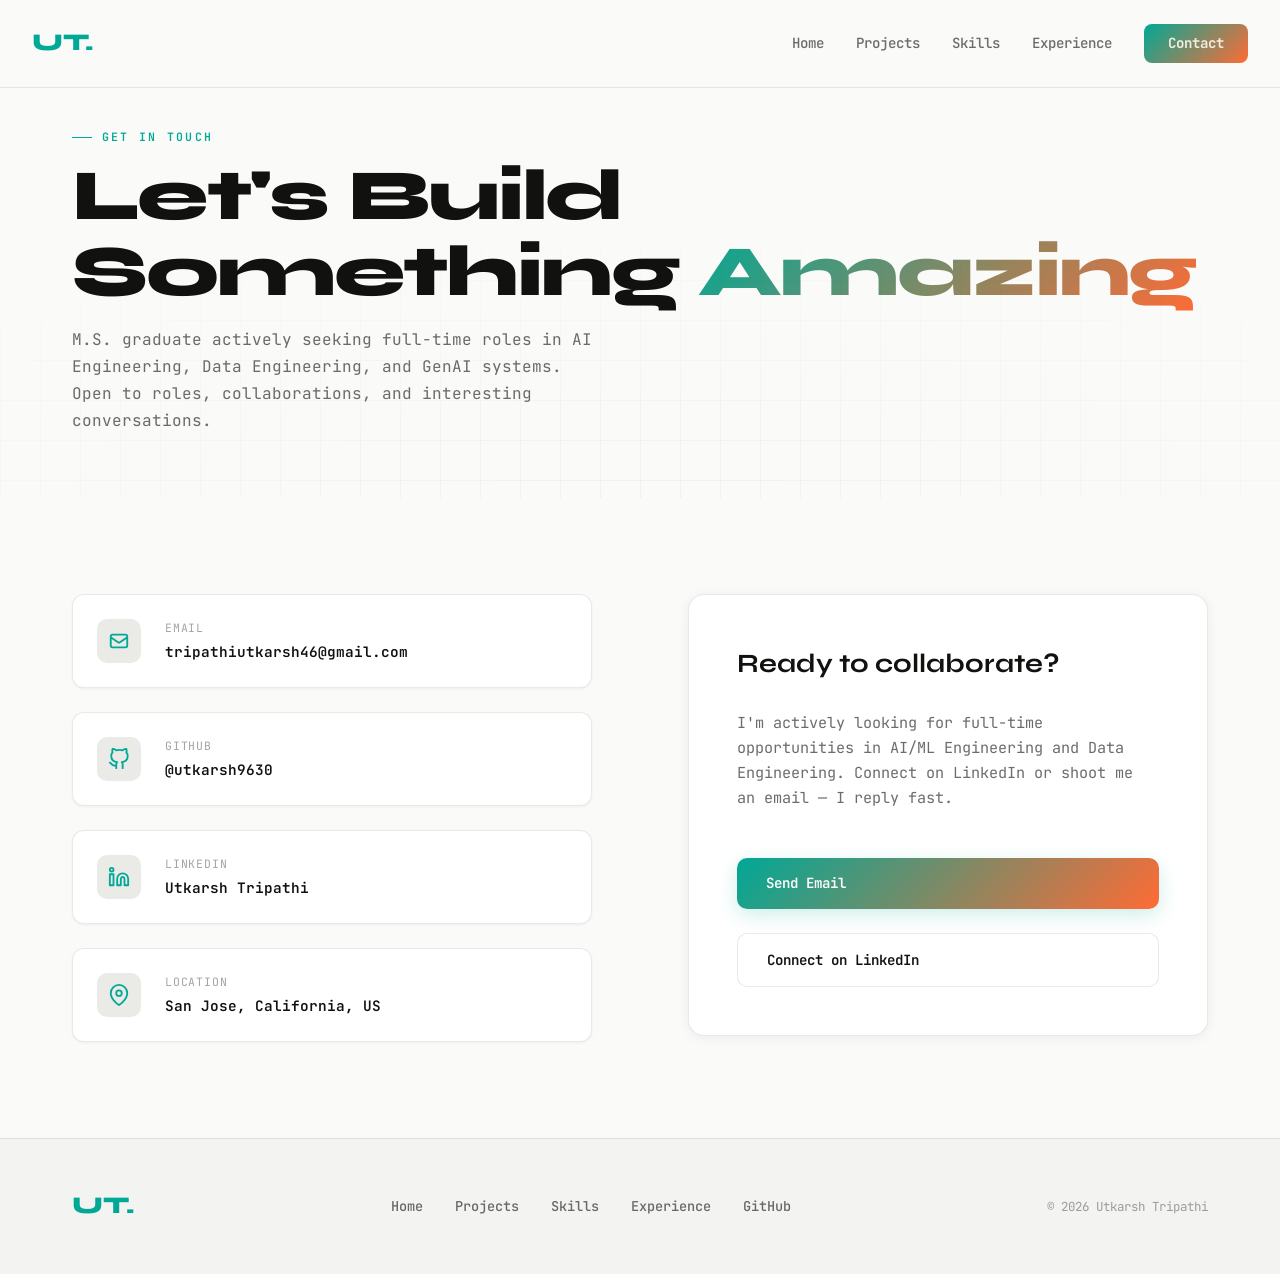
<file: contact.html>
<!DOCTYPE html>
<html lang="en">
<head>
    <meta charset="UTF-8">
    <meta name="viewport" content="width=device-width, initial-scale=1.0">
    <title>Contact | Utkarsh Tripathi</title>
    <link rel="stylesheet" href="styles.css">
    <link rel="preconnect" href="https://fonts.googleapis.com">
    <link rel="preconnect" href="https://fonts.gstatic.com" crossorigin>
    <link href="https://fonts.googleapis.com/css2?family=JetBrains+Mono:wght@400;600;700&family=Syne:wght@400;600;700;800&display=swap" rel="stylesheet">
</head>
<body>

<nav class="nav">
    <div class="nav-container">
        <a href="index.html" class="nav-logo">UT.</a>
        <div class="nav-links">
            <a href="index.html"       class="nav-link">Home</a>
            <a href="projects.html"    class="nav-link">Projects</a>
            <a href="skills.html"      class="nav-link">Skills</a>
            <a href="experience.html"  class="nav-link">Experience</a>
            <a href="contact.html"     class="nav-link nav-link-cta">Contact</a>
        </div>
        <button class="nav-toggle" aria-label="Toggle menu">
            <span></span><span></span><span></span>
        </button>
    </div>
</nav>

<div class="page-hero">
    <div class="page-hero-bg"></div>
    <div class="container">
        <div class="page-hero-label">Get In Touch</div>
        <h1 class="page-hero-title">Let's Build Something <span class="gradient-text">Amazing</span></h1>
        <p class="page-hero-sub">M.S. graduate actively seeking full-time roles in AI Engineering, Data Engineering, and GenAI systems. Open to roles, collaborations, and interesting conversations.</p>
    </div>
</div>

<section class="contact-section">
    <div class="container">
        <div class="contact-content">

            <div class="contact-info">
                <div class="contact-methods">

                    <a href="mailto:tripathiutkarsh46@gmail.com" class="contact-method">
                        <div class="contact-method-icon">
                            <svg viewBox="0 0 24 24" fill="none"><path d="M3 8L10.89 13.26C11.5 13.67 12.5 13.67 13.11 13.26L21 8M5 19H19C20.1046 19 21 18.1046 21 17V7C21 5.89543 20.1046 5 19 5H5C3.89543 5 3 5.89543 3 7V17C3 18.1046 3.89543 19 5 19Z" stroke="currentColor" stroke-width="2" stroke-linecap="round" stroke-linejoin="round"/></svg>
                        </div>
                        <div>
                            <div class="contact-method-label">Email</div>
                            <div class="contact-method-value">tripathiutkarsh46@gmail.com</div>
                        </div>
                    </a>

                    <a href="https://github.com/utkarsh9630" target="_blank" rel="noopener" class="contact-method">
                        <div class="contact-method-icon">
                            <svg viewBox="0 0 24 24" fill="none"><path d="M9 19C4 20.5 4 16.5 2 16M16 22V18.13C16.0375 17.6532 15.9731 17.1738 15.811 16.7238C15.6489 16.2738 15.3929 15.8634 15.06 15.52C18.2 15.17 21.5 13.98 21.5 8.52C21.4997 7.12383 20.9627 5.7812 20 4.77C20.4559 3.54851 20.4236 2.19835 19.91 0.999999C19.91 0.999999 18.73 0.649999 16 2.48C13.708 1.85882 11.292 1.85882 9 2.48C6.27 0.649999 5.09 0.999999 5.09 0.999999C4.57638 2.19835 4.54414 3.54851 5 4.77C4.03013 5.7887 3.49252 7.14346 3.5 8.55C3.5 13.97 6.8 15.16 9.94 15.55C9.611 15.89 9.35726 16.2954 9.19531 16.7399C9.03335 17.1844 8.96681 17.6581 9 18.13V22" stroke="currentColor" stroke-width="2" stroke-linecap="round" stroke-linejoin="round"/></svg>
                        </div>
                        <div>
                            <div class="contact-method-label">GitHub</div>
                            <div class="contact-method-value">@utkarsh9630</div>
                        </div>
                    </a>

                    <a href="https://www.linkedin.com/in/tripathiutkarsh46/" target="_blank" rel="noopener" class="contact-method">
                        <div class="contact-method-icon">
                            <svg viewBox="0 0 24 24" fill="none"><path d="M16 8C17.5913 8 19.1174 8.63214 20.2426 9.75736C21.3679 10.8826 22 12.4087 22 14V21H18V14C18 13.4696 17.7893 12.9609 17.4142 12.5858C17.0391 12.2107 16.5304 12 16 12C15.4696 12 14.9609 12.2107 14.5858 12.5858C14.2107 12.9609 14 13.4696 14 14V21H10V14C10 12.4087 10.6321 10.8826 11.7574 9.75736C12.8826 8.63214 14.4087 8 16 8V8Z" stroke="currentColor" stroke-width="2" stroke-linecap="round" stroke-linejoin="round"/><path d="M6 9H2V21H6V9Z" stroke="currentColor" stroke-width="2" stroke-linecap="round" stroke-linejoin="round"/><path d="M4 6C5.10457 6 6 5.10457 6 4C6 2.89543 5.10457 2 4 2C2.89543 2 2 2.89543 2 4C2 5.10457 2.89543 6 4 6Z" stroke="currentColor" stroke-width="2" stroke-linecap="round" stroke-linejoin="round"/></svg>
                        </div>
                        <div>
                            <div class="contact-method-label">LinkedIn</div>
                            <div class="contact-method-value">Utkarsh Tripathi</div>
                        </div>
                    </a>

                    <div class="contact-method">
                        <div class="contact-method-icon">
                            <svg viewBox="0 0 24 24" fill="none"><path d="M21 10C21 17 12 23 12 23C12 23 3 17 3 10C3 7.61305 3.94821 5.32387 5.63604 3.63604C7.32387 1.94821 9.61305 1 12 1C14.3869 1 16.6761 1.94821 18.364 3.63604C20.0518 5.32387 21 7.61305 21 10Z" stroke="currentColor" stroke-width="2" stroke-linecap="round" stroke-linejoin="round"/><path d="M12 13C13.6569 13 15 11.6569 15 10C15 8.34315 13.6569 7 12 7C10.3431 7 9 8.34315 9 10C9 11.6569 10.3431 13 12 13Z" stroke="currentColor" stroke-width="2" stroke-linecap="round" stroke-linejoin="round"/></svg>
                        </div>
                        <div>
                            <div class="contact-method-label">Location</div>
                            <div class="contact-method-value">San Jose, California, US</div>
                        </div>
                    </div>

                </div>
            </div>

            <div class="contact-form-container">
                <div class="contact-cta">
                    <h3>Ready to collaborate?</h3>
                    <p>I'm actively looking for full-time opportunities in AI/ML Engineering and Data Engineering. Connect on LinkedIn or shoot me an email — I reply fast.</p>
                    <div class="contact-actions">
                        <a href="mailto:tripathiutkarsh46@gmail.com" class="btn btn-primary">Send Email</a>
                        <a href="https://www.linkedin.com/in/tripathiutkarsh46/" target="_blank" rel="noopener" class="btn btn-secondary">Connect on LinkedIn</a>
                    </div>
                </div>
            </div>

        </div>
    </div>
</section>

<footer class="footer">
    <div class="container">
        <div class="footer-inner">
            <a href="index.html" class="footer-logo">UT.</a>
            <div class="footer-links">
                <a href="index.html">Home</a>
                <a href="projects.html">Projects</a>
                <a href="skills.html">Skills</a>
                <a href="experience.html">Experience</a>
                <a href="https://github.com/utkarsh9630" target="_blank" rel="noopener">GitHub</a>
            </div>
            <span class="footer-copy">© 2026 Utkarsh Tripathi</span>
        </div>
    </div>
</footer>

<script src="script.js"></script>
</body>
</html>
</file>
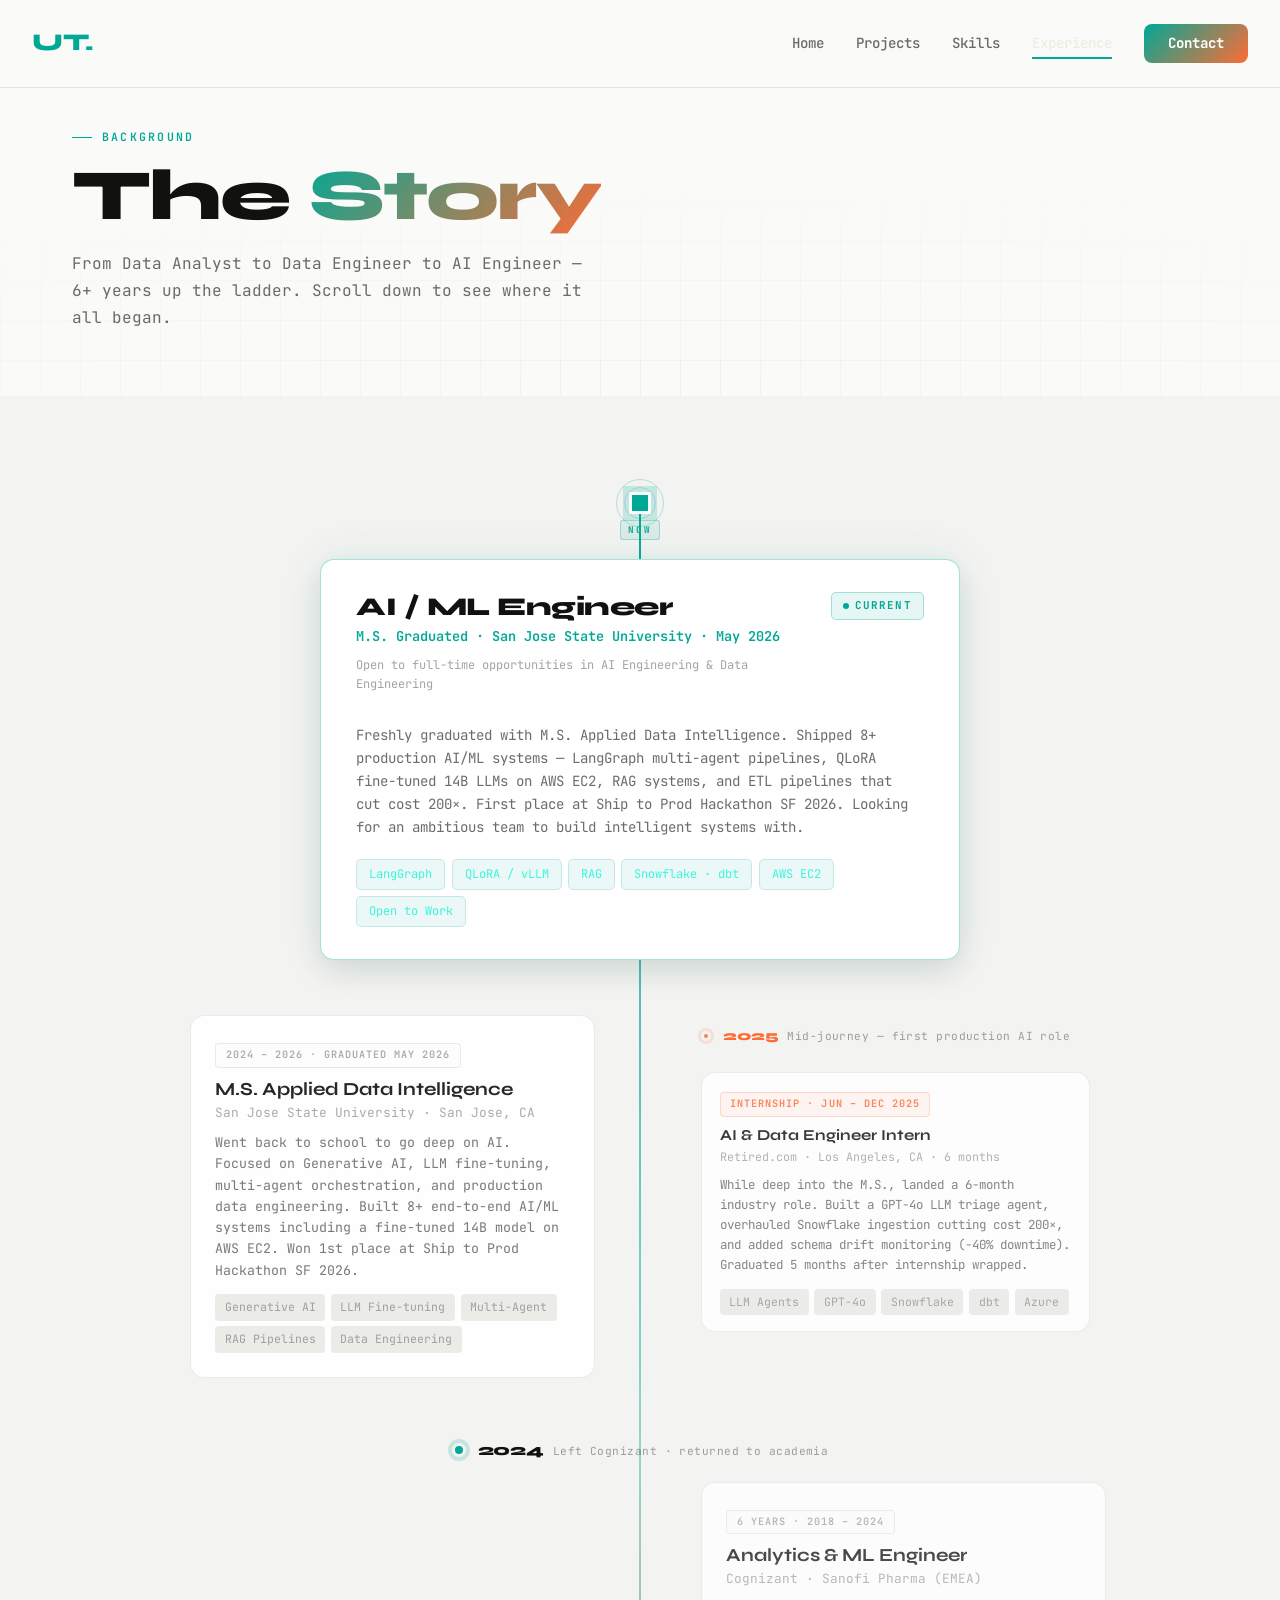
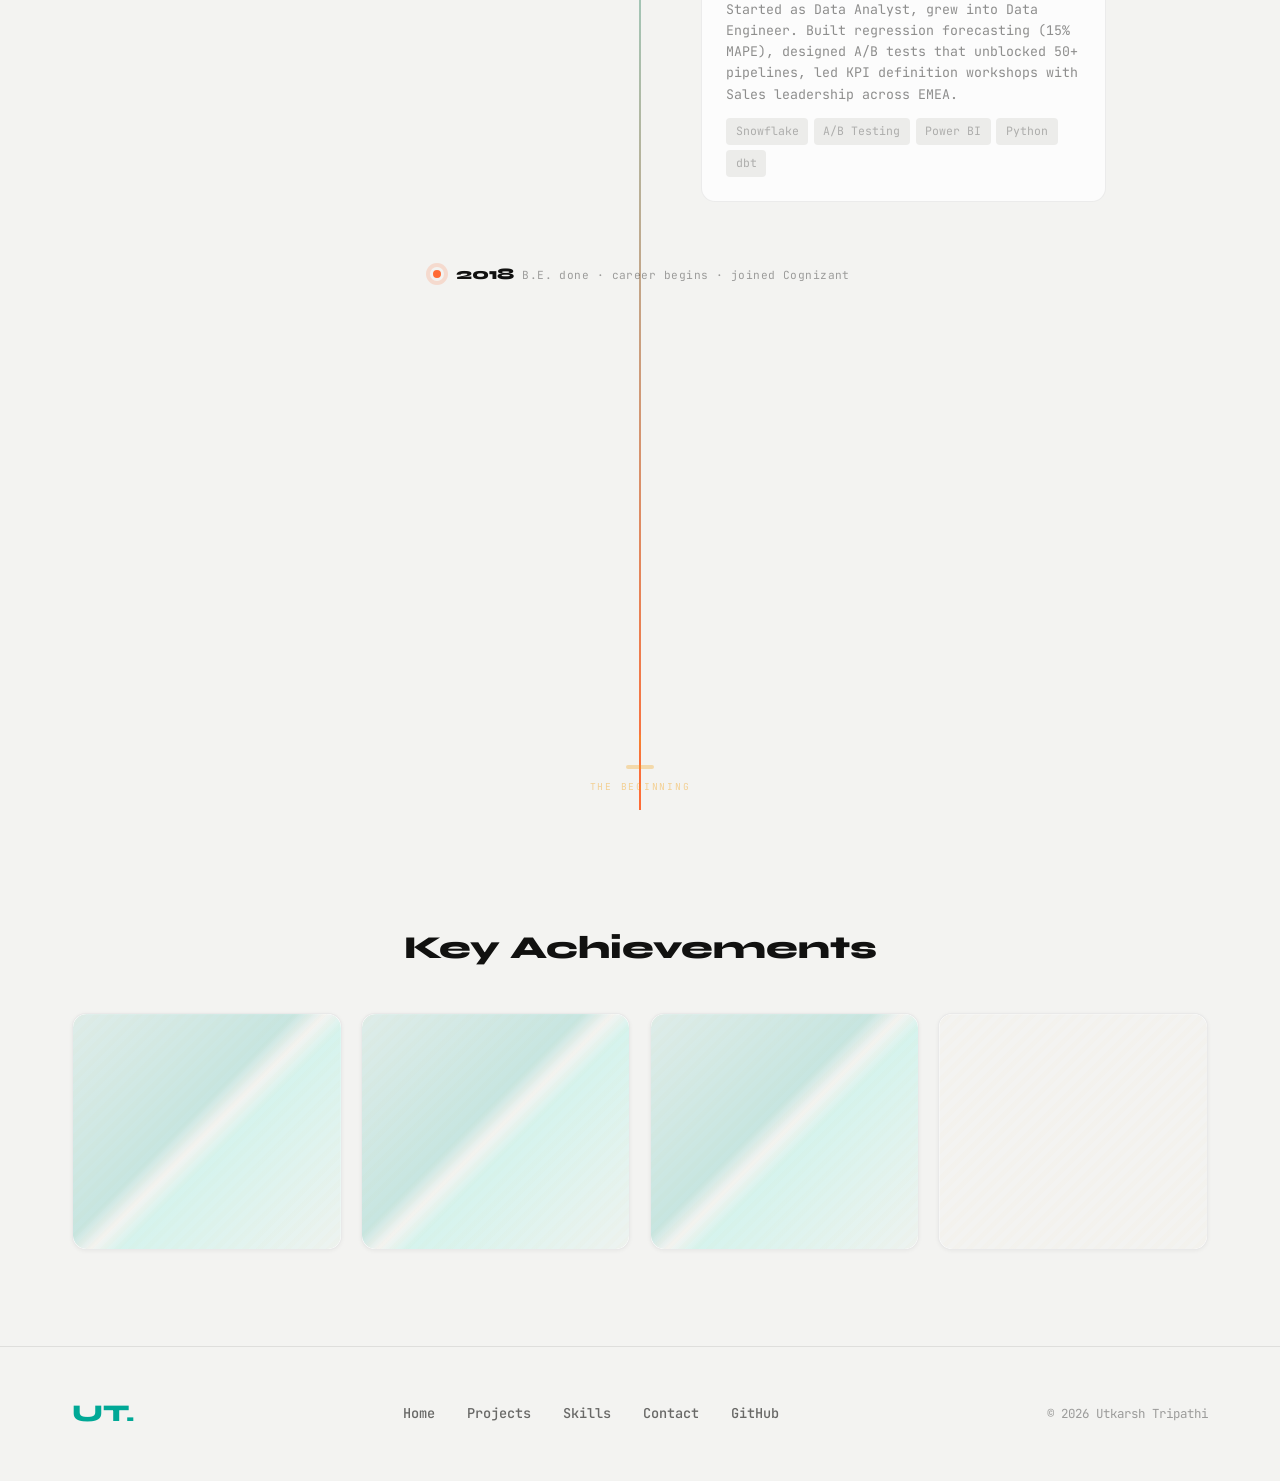
<file: experience.html>
<!DOCTYPE html>
<html lang="en">
<head>
    <meta charset="UTF-8">
    <meta name="viewport" content="width=device-width, initial-scale=1.0">
    <title>Experience | Utkarsh Tripathi</title>
    <link rel="stylesheet" href="styles.css">
    <link rel="preconnect" href="https://fonts.googleapis.com">
    <link rel="preconnect" href="https://fonts.gstatic.com" crossorigin>
    <link href="https://fonts.googleapis.com/css2?family=JetBrains+Mono:wght@400;600;700&family=Syne:wght@400;600;700;800&display=swap" rel="stylesheet">
    <style>
        /* ════════════════════════════════
           CAREER LADDER
           ════════════════════════════════ */
        .ladder-section {
            padding: var(--spacing-3xl) 0 var(--spacing-2xl);
        }

        .ladder-section-header {
            text-align: center;
            margin-bottom: 4rem;
        }

        .ladder-section-header .section-label { margin-bottom: 0.5rem; }

        /* Outer container — relative, holds the spine */
        .career-ladder {
            position: relative;
            display: flex;
            flex-direction: column;
            align-items: center;
            gap: 0;
            padding: 0 0 1rem;
            max-width: 900px;
            margin: 0 auto;
        }

        /* ── Vertical spine ── */
        .ladder-spine {
            position: absolute;
            left: 50%;
            top: 0; bottom: 0;
            width: 2px;
            transform: translateX(-50%);
            background: linear-gradient(
                to bottom,
                var(--color-primary) 0%,
                rgba(0,168,150,0.4) 50%,
                var(--color-accent) 100%
            );
            z-index: 0;
        }

        /* ── Shared step styles ── */
        .lstep {
            position: relative;
            z-index: 1;
            width: 100%;
            display: grid;
            align-items: start;
        }

        /* ── CURRENT step (centred below spine node) ── */
        .lstep-current {
            grid-template-columns: 1fr;
            justify-items: center;
            padding-bottom: 3.5rem;
        }

        /* ── LEFT & RIGHT steps ── */
        .lstep-left,
        .lstep-right {
            grid-template-columns: 1fr 90px 1fr;
            align-items: center;
            padding-bottom: 2.5rem;
        }

        /* ────────────────────────────
           Spine nodes
           ──────────────────────────── */
        .lstep-node {
            display: flex;
            align-items: center;
            justify-content: center;
            flex-direction: column;
            gap: 0.3rem;
            position: relative;
            z-index: 2;
            grid-column: 2;
        }

        .node-circle {
            width: 15px; height: 15px;
            border-radius: 50%;
            background: var(--color-primary);
            border: 3px solid var(--color-bg);
            box-shadow: 0 0 0 3px rgba(0,168,150,0.18);
            flex-shrink: 0;
        }

        .node-year {
            font-size: 0.62rem;
            color: rgba(17,17,16,0.38);
            letter-spacing: 0.08em;
            white-space: nowrap;
        }

        /* current node */
        .node-circle-current {
            width: 22px; height: 22px;
            background: var(--color-primary);
            border: 3px solid var(--color-bg);
            box-shadow: 0 0 0 6px rgba(0,168,150,0.18);
            position: relative;
        }

        /* Pulse rings on current node */
        .node-circle-current::before,
        .node-circle-current::after {
            content: '';
            position: absolute;
            inset: -8px;
            border-radius: 50%;
            border: 1px solid rgba(0,168,150,0.25);
            animation: nodeRing 2.5s ease-out infinite;
        }
        .node-circle-current::after {
            inset: -16px;
            animation-delay: 1.25s;
        }

        @keyframes nodeRing {
            0%   { transform: scale(0.7); opacity: 0.5; }
            100% { transform: scale(1);   opacity: 0; }
        }

        .node-badge-now {
            font-size: 0.58rem;
            font-weight: 700;
            letter-spacing: 0.18em;
            text-transform: uppercase;
            color: var(--color-primary);
            background: rgba(0,168,150,0.1);
            border: 1px solid rgba(0,168,150,0.3);
            padding: 0.12rem 0.45rem;
            border-radius: 3px;
        }

        /* ── Rung connector lines ── */
        .rung-line {
            height: 1px;
            background: linear-gradient(90deg, transparent, rgba(0,168,150,0.2), transparent);
        }

        .lstep-left  .rung-line { grid-column: 1; width: 100%; }
        .lstep-right .rung-line { grid-column: 3; width: 100%; }

        /* empty cells */
        .lstep-left  .rung-empty { grid-column: 3; }
        .lstep-right .rung-empty { grid-column: 1; }
        .lstep-left  .rung-line  { grid-column: 1; }
        .lstep-right .rung-line  { grid-column: 3; }

        /* ────────────────────────────
           Cards
           ──────────────────────────── */
        .lstep-card {
            border-radius: 14px;
            border: 1px solid var(--color-border);
            background: var(--color-surface);
            padding: 1.5rem;
            transition: border-color 0.3s ease, box-shadow 0.3s ease;
            position: relative;
            overflow: hidden;
        }

        .lstep-card::before {
            content: '';
            position: absolute; inset: 0;
            border-radius: inherit;
            opacity: 0;
            transition: opacity 0.4s;
            background: radial-gradient(
                400px circle at var(--mouse-x,50%) var(--mouse-y,50%),
                rgba(0,168,150,0.06), transparent 50%
            );
            pointer-events: none;
            z-index: 1;
        }
        .lstep-card:hover::before { opacity: 1; }

        /* Current card */
        .card-current {
            width: 640px;
            max-width: 100%;
            border-color: rgba(0,168,150,0.35);
            box-shadow:
                0 0 40px rgba(0,168,150,0.1),
                0 12px 32px rgba(17,17,16,0.1);
            padding: 2rem 2.2rem;
        }

        /* Past cards */
        .card-past {
            width: 100%;
            opacity: 0.9;
        }
        .card-oldest { opacity: 0.75; }

        /* Compact card for smaller concurrent entry */
        .card-compact {
            opacity: 0.82;
        }
        .card-compact .card-past-title { font-size: 0.95rem; }
        .card-compact .card-past-desc  { font-size: 0.78rem; }
        .card-compact .card-past-org   { font-size: 0.73rem; }
        .card-compact { padding: 1rem 1.1rem; }

        /* Foundation / base card */
        .card-base {
            opacity: 0.7;
            border-color: rgba(245,158,11,0.2);
        }
        .card-base .card-past-badge {
            background: rgba(245,158,11,0.1);
            border-color: rgba(245,158,11,0.3);
            color: #f59e0b;
        }
        .card-base .card-past-title { font-size: 1rem; }

        /* Foundation base anchor at bottom of spine */
        .ladder-base-anchor {
            position: relative;
            z-index: 1;
            display: flex;
            flex-direction: column;
            align-items: center;
            gap: 0.4rem;
            padding-top: 0.5rem;
        }
        .base-anchor-line {
            width: 2px; height: 24px;
            background: linear-gradient(to bottom, rgba(245,158,11,0.4), transparent);
        }
        .base-anchor-cap {
            width: 28px; height: 4px;
            border-radius: 2px;
            background: rgba(245,158,11,0.3);
        }
        .base-anchor-label {
            font-size: 0.6rem;
            letter-spacing: 0.18em;
            text-transform: uppercase;
            color: rgba(245,158,11,0.4);
            margin-top: 0.2rem;
        }

        /* Current card inner layout */
        .card-current-header {
            display: flex;
            align-items: flex-start;
            justify-content: space-between;
            gap: 1rem;
            margin-bottom: 0.85rem;
        }

        .card-current-badge {
            display: inline-flex;
            align-items: center;
            gap: 0.35rem;
            padding: 0.25rem 0.7rem;
            border-radius: 5px;
            background: rgba(0,168,150,0.1);
            border: 1px solid rgba(0,168,150,0.3);
            color: var(--color-primary);
            font-size: 0.68rem;
            font-weight: 700;
            text-transform: uppercase;
            letter-spacing: 0.1em;
            flex-shrink: 0;
        }

        .card-current-badge::before {
            content: '';
            width: 6px; height: 6px;
            border-radius: 50%;
            background: var(--color-primary);
            animation: blink 1.2s ease-in-out infinite;
        }

        @keyframes blink { 0%,100%{opacity:1} 50%{opacity:0.3} }

        .card-current-title {
            font-family: var(--font-display);
            font-size: 1.6rem;
            font-weight: 800;
            color: var(--color-text-primary);
            line-height: 1.15;
            letter-spacing: -0.02em;
            margin-bottom: 0.25rem;
        }

        .card-current-org {
            font-size: 0.85rem;
            color: var(--color-primary);
            font-weight: 600;
            margin-bottom: 0.5rem;
        }

        .card-current-period {
            font-size: 0.75rem;
            color: var(--color-text-tertiary);
            margin-bottom: 1rem;
        }

        .card-current-desc {
            font-size: 0.88rem;
            line-height: 1.65;
            color: var(--color-text-secondary);
            margin-bottom: 1.2rem;
            position: relative; z-index: 2;
        }

        .card-current-highlights {
            display: flex;
            flex-wrap: wrap;
            gap: 0.4rem;
            position: relative; z-index: 2;
        }

        .card-current-highlights span {
            padding: 0.3rem 0.75rem;
            background: rgba(0,168,150,0.08);
            border: 1px solid rgba(0,168,150,0.18);
            border-radius: 5px;
            font-size: 0.75rem;
            color: rgba(0,245,212,0.75);
        }

        /* Past card inner layout */
        .card-past-badge {
            display: inline-block;
            padding: 0.2rem 0.6rem;
            background: rgba(240,235,224,0.06);
            border: 1px solid var(--color-border);
            border-radius: 4px;
            color: var(--color-text-tertiary);
            font-size: 0.64rem;
            font-weight: 600;
            text-transform: uppercase;
            letter-spacing: 0.1em;
            margin-bottom: 0.6rem;
        }

        .card-past-title {
            font-family: var(--font-display);
            font-size: 1.15rem;
            font-weight: 700;
            color: var(--color-text-primary);
            line-height: 1.2;
            margin-bottom: 0.2rem;
        }

        .card-past-org {
            font-size: 0.8rem;
            color: var(--color-text-tertiary);
            margin-bottom: 0.55rem;
        }

        .card-past-desc {
            font-size: 0.83rem;
            line-height: 1.6;
            color: var(--color-text-secondary);
            margin-bottom: 0.85rem;
            position: relative; z-index: 2;
        }

        .card-past-tags {
            display: flex;
            flex-wrap: wrap;
            gap: 0.35rem;
            position: relative; z-index: 2;
        }

        .card-past-tags span {
            padding: 0.25rem 0.6rem;
            background: var(--color-bg-tertiary);
            border-radius: 4px;
            font-size: 0.72rem;
            color: var(--color-text-tertiary);
        }

        /* ── Checkpoint separators ── */
        .lstep-checkpoint {
            position: relative;
            z-index: 2;
            display: flex;
            align-items: center;
            gap: 0.75rem;
            padding: 1.2rem 0;
            opacity: 0;
        }
        .lstep-checkpoint.ladder-visible {
            animation: ladderIn 0.5s cubic-bezier(0.16,1,0.3,1) forwards;
        }
        .checkpoint-node {
            width: 14px; height: 14px;
            border-radius: 50%;
            border: 3px solid var(--color-bg-secondary);
            flex-shrink: 0;
        }
        .checkpoint-label {
            display: flex;
            align-items: baseline;
            gap: 0.55rem;
        }
        .checkpoint-year {
            font-family: var(--font-display);
            font-size: 1rem;
            font-weight: 800;
            color: var(--color-text-primary);
            letter-spacing: -0.01em;
        }
        .checkpoint-desc {
            font-size: 0.7rem;
            color: var(--color-text-tertiary);
            letter-spacing: 0.04em;
        }

        /* ── Reveal animations ── */
        .lstep { opacity: 0; }
        .lstep.ladder-visible { animation: ladderIn 0.6s cubic-bezier(0.16,1,0.3,1) forwards; }

        .lstep-current.ladder-visible {
            animation: ladderInCurrent 0.7s cubic-bezier(0.16,1,0.3,1) forwards;
        }
        .lstep-left.ladder-visible  { animation: ladderInLeft 0.6s cubic-bezier(0.16,1,0.3,1) forwards; }
        .lstep-right.ladder-visible { animation: ladderInRight 0.6s cubic-bezier(0.16,1,0.3,1) forwards; }

        @keyframes ladderIn {
            from { opacity: 0; transform: translateY(8px); }
            to   { opacity: 1; transform: translateY(0); }
        }
        @keyframes ladderInCurrent {
            from { opacity:0; transform:scale(0.93) translateY(20px); }
            to   { opacity:1; transform:scale(1) translateY(0); }
        }
        @keyframes ladderInLeft {
            from { opacity:0; transform:translateX(-40px); }
            to   { opacity:1; transform:translateX(0); }
        }
        @keyframes ladderInRight {
            from { opacity:0; transform:translateX(40px); }
            to   { opacity:1; transform:translateX(0); }
        }

        /* ════════════════════════════════
           ACHIEVEMENTS — SCRATCH REVEAL
           ════════════════════════════════ */
        .achievements-section {
            padding: 0 0 var(--spacing-3xl);
        }

        .achievements-title {
            font-family: var(--font-display);
            font-size: 2rem;
            font-weight: 800;
            color: var(--color-text-primary);
            text-align: center;
            margin-bottom: 2.5rem;
        }

        .achievements-grid {
            display: grid;
            grid-template-columns: repeat(auto-fit, minmax(220px, 1fr));
            gap: 1.2rem;
        }

        .achievement-card {
            background: var(--color-surface);
            border: 1px solid var(--color-border);
            border-radius: 14px;
            padding: 1.5rem;
            text-align: center;
            position: relative;
            overflow: hidden;
            transition: border-color 0.3s, box-shadow 0.3s;
        }

        .achievement-card:hover {
            border-color: rgba(0,245,212,0.22);
            box-shadow: 0 12px 30px rgba(0,0,0,0.28);
        }

        /* ── Scratch cover ── */
        .scratch-cover {
            position: absolute;
            inset: 0;
            border-radius: inherit;
            background-color: var(--color-bg-secondary);
            background-image: repeating-linear-gradient(
                135deg,
                transparent,
                transparent 5px,
                rgba(255,210,140,0.035) 5px,
                rgba(255,210,140,0.035) 10px
            );
            z-index: 10;
            pointer-events: none;
            /* clip: full rect initially, sweeps to nothing */
            clip-path: polygon(0% 0%, 100% 0%, 100% 100%, 0% 100%);
            transition: clip-path 0.65s cubic-bezier(0.77, 0, 0.18, 1);
        }

        /* Shimmer that sweeps before reveal */
        .scratch-shimmer {
            position: absolute;
            inset: 0;
            border-radius: inherit;
            background: linear-gradient(
                135deg,
                transparent 20%,
                rgba(0,168,150,0.18) 48%,
                rgba(255,255,255,0.05) 50%,
                rgba(0,245,212,0.12) 52%,
                transparent 70%
            );
            background-size: 300% 300%;
            z-index: 11;
            pointer-events: none;
            opacity: 0;
        }

        /* State: shimmer running */
        .achievement-card.scratching .scratch-shimmer {
            opacity: 1;
            animation: shimmerDiag 0.45s ease forwards;
        }

        @keyframes shimmerDiag {
            from { background-position: 200% 200%; }
            to   { background-position: -100% -100%; }
        }

        /* State: fully scratched → cover sweeps away diagonally */
        .achievement-card.scratched .scratch-cover {
            /* wipe from top-left to bottom-right: pull the clip rect off to bottom-right */
            clip-path: polygon(110% 0%, 110% 0%, 110% 110%, 110% 110%);
        }

        .achievement-card.scratched .scratch-shimmer {
            opacity: 0;
        }

        /* Card content (sits below scratch layers) */
        .achievement-icon {
            font-size: 2.2rem;
            margin-bottom: 0.9rem;
            position: relative; z-index: 2;
        }

        .achievement-card h4 {
            font-family: var(--font-display);
            font-size: 1rem;
            font-weight: 700;
            color: var(--color-text-primary);
            margin-bottom: 0.5rem;
            position: relative; z-index: 2;
        }

        .achievement-card p {
            font-size: 0.83rem;
            color: var(--color-text-secondary);
            line-height: 1.55;
            position: relative; z-index: 2;
        }

        /* ── Responsive ── */
        @media (max-width: 768px) {
            .card-current { width: 100%; padding: 1.4rem; }
            .card-current-title { font-size: 1.25rem; }

            /* Collapse all steps to single column */
            .lstep-left,
            .lstep-right {
                grid-template-columns: 1fr !important;
                padding-bottom: 0.5rem;
            }

            /* Cards always fill column 1 */
            .lstep-left .lstep-card,
            .lstep-right .lstep-card {
                grid-column: 1 !important;
                width: 100% !important;
                margin: 0 0 0.75rem 0 !important;
            }

            /* Year node: full-width row after cards (order: 10 on the combined row) */
            .lstep-node {
                grid-column: 1 !important;
                flex-direction: row !important;
                justify-content: flex-start;
                gap: 0.5rem;
                padding: 0.5rem 0 1rem;
            }
            .lstep-node .node-year {
                font-size: 0.7rem;
                color: var(--color-text-secondary);
            }

            /* Hide horizontal rung lines & empty fillers */
            .rung-line, .rung-empty { display: none; }

            /* Spine shifts to left edge on mobile */
            .ladder-spine { left: 8px; transform: none; }
        }
    </style>
</head>
<body>

<nav class="nav">
    <div class="nav-container">
        <a href="index.html" class="nav-logo">UT.</a>
        <div class="nav-links">
            <a href="index.html"       class="nav-link">Home</a>
            <a href="projects.html"    class="nav-link">Projects</a>
            <a href="skills.html"      class="nav-link">Skills</a>
            <a href="experience.html"  class="nav-link">Experience</a>
            <a href="contact.html"     class="nav-link nav-link-cta">Contact</a>
        </div>
        <button class="nav-toggle" aria-label="Toggle menu">
            <span></span><span></span><span></span>
        </button>
    </div>
</nav>

<div class="page-hero">
    <div class="page-hero-bg"></div>
    <div class="container">
        <div class="page-hero-label">Background</div>
        <h1 class="page-hero-title">The <span class="gradient-text">Story</span></h1>
        <p class="page-hero-sub">From Data Analyst to Data Engineer to AI Engineer — 6+ years up the ladder. Scroll down to see where it all began.</p>
    </div>
</div>

<!-- Career Ladder -->
<section class="ladder-section" style="background: var(--color-bg-secondary);">
    <div class="container">
        <div class="career-ladder" id="careerLadder">
            <div class="ladder-spine"></div>

            <!-- ════════════════════════════════
                 TOP — CURRENT / NOW (zoomed, centered)
                 Graduated May 2026 → Open to Work
                 ════════════════════════════════ -->
            <div class="lstep lstep-current">
                <div style="display:flex;flex-direction:column;align-items:center;gap:0.35rem;margin-bottom:1.2rem;position:relative;z-index:2;">
                    <div class="node-circle-current"></div>
                    <span class="node-badge-now">NOW</span>
                </div>
                <div class="lstep-card card-current">
                    <div class="card-current-header">
                        <div>
                            <h3 class="card-current-title">AI / ML Engineer</h3>
                            <div class="card-current-org">M.S. Graduated · San Jose State University · May 2026</div>
                            <div class="card-current-period">Open to full-time opportunities in AI Engineering &amp; Data Engineering</div>
                        </div>
                        <span class="card-current-badge">Current</span>
                    </div>
                    <p class="card-current-desc">
                        Freshly graduated with M.S. Applied Data Intelligence. Shipped 8+ production AI/ML systems — LangGraph multi-agent pipelines, QLoRA fine-tuned 14B LLMs on AWS EC2, RAG systems, and ETL pipelines that cut cost 200×. First place at Ship to Prod Hackathon SF 2026. Looking for an ambitious team to build intelligent systems with.
                    </p>
                    <div class="card-current-highlights">
                        <span>LangGraph</span><span>QLoRA / vLLM</span><span>RAG</span><span>Snowflake · dbt</span><span>AWS EC2</span><span>Open to Work</span>
                    </div>
                </div>
            </div>

            <!-- ════════════════════════════════
                 M.S. + Internship — same grid row
                 M.S. (left) stretches to match the right column height,
                 visually spanning from 2024 (bottom) to 2026 (top).
                 Right column stacks: 2025 checkpoint → Internship card.
                 ════════════════════════════════ -->
            <div class="lstep lstep-ms-era" style="display:grid; grid-template-columns:1fr 90px 1fr; align-items:stretch; padding-bottom:2.5rem;">
                <!-- LEFT: M.S. card — height stretches to fill row -->
                <div class="lstep-card card-past" style="grid-column:1; margin-right:1rem; display:flex; flex-direction:column; justify-content:space-between;">
                    <div>
                        <div class="card-past-badge">2024 – 2026 · Graduated May 2026</div>
                        <h3 class="card-past-title">M.S. Applied Data Intelligence</h3>
                        <div class="card-past-org">San Jose State University · San Jose, CA</div>
                        <p class="card-past-desc">Went back to school to go deep on AI. Focused on Generative AI, LLM fine-tuning, multi-agent orchestration, and production data engineering. Built 8+ end-to-end AI/ML systems including a fine-tuned 14B model on AWS EC2. Won 1st place at Ship to Prod Hackathon SF 2026.</p>
                    </div>
                    <div class="card-past-tags">
                        <span>Generative AI</span><span>LLM Fine-tuning</span><span>Multi-Agent</span><span>RAG Pipelines</span><span>Data Engineering</span>
                    </div>
                </div>
                <!-- SPINE -->
                <div style="grid-column:2;"></div>
                <!-- RIGHT: 2025 checkpoint + Internship stacked -->
                <div style="grid-column:3; margin-left:1rem; display:flex; flex-direction:column; gap:1rem;">
                    <div class="lstep-checkpoint lstep-checkpoint-sub" data-delay="160" style="padding:0.6rem 0;">
                        <div class="checkpoint-node" style="width:10px;height:10px;background:rgba(255,107,53,0.85);box-shadow:0 0 0 3px rgba(255,107,53,0.15)"></div>
                        <div class="checkpoint-label">
                            <span class="checkpoint-year" style="font-size:0.85rem;color:var(--color-accent)">2025</span>
                            <span class="checkpoint-desc">Mid-journey — first production AI role</span>
                        </div>
                    </div>
                    <div class="lstep-card card-past card-compact">
                        <div class="card-past-badge" style="background:rgba(255,107,53,0.08);border-color:rgba(255,107,53,0.25);color:#ff6b35;">Internship · Jun – Dec 2025</div>
                        <h3 class="card-past-title">AI & Data Engineer Intern</h3>
                        <div class="card-past-org">Retired.com · Los Angeles, CA · 6 months</div>
                        <p class="card-past-desc">While deep into the M.S., landed a 6-month industry role. Built a GPT-4o LLM triage agent, overhauled Snowflake ingestion cutting cost 200×, and added schema drift monitoring (−40% downtime). Graduated 5 months after internship wrapped.</p>
                        <div class="card-past-tags">
                            <span>LLM Agents</span><span>GPT-4o</span><span>Snowflake</span><span>dbt</span><span>Azure</span>
                        </div>
                    </div>
                </div>
            </div>

            <!-- ════════════════════════════════
                 CHECKPOINT — 2024
                 Left Cognizant · returned to academia
                 ════════════════════════════════ -->
            <div class="lstep-checkpoint" data-delay="180">
                <div class="checkpoint-node" style="background:var(--color-primary);box-shadow:0 0 0 4px rgba(0,168,150,0.18)"></div>
                <div class="checkpoint-label">
                    <span class="checkpoint-year">2024</span>
                    <span class="checkpoint-desc">Left Cognizant · returned to academia</span>
                </div>
            </div>

            <!-- ════════════════════════════════
                 RUNG 2 — Cognizant / Sanofi EMEA (2018-2024)
                 ════════════════════════════════ -->
            <div class="lstep lstep-right">
                <div style="grid-column:1;"></div>
                <div style="grid-column:2;"></div>
                <div class="lstep-card card-past card-oldest" style="grid-column:3; margin-left:1rem;">
                    <div class="card-past-badge">6 Years · 2018 – 2024</div>
                    <h3 class="card-past-title">Analytics & ML Engineer</h3>
                    <div class="card-past-org">Cognizant · Sanofi Pharma (EMEA)</div>
                    <p class="card-past-desc">Started as Data Analyst, grew into Data Engineer. Built regression forecasting (15% MAPE), designed A/B tests that unblocked 50+ pipelines, led KPI definition workshops with Sales leadership across EMEA.</p>
                    <div class="card-past-tags">
                        <span>Snowflake</span><span>A/B Testing</span><span>Power BI</span><span>Python</span><span>dbt</span>
                    </div>
                </div>
            </div>

            <!-- ════════════════════════════════
                 CHECKPOINT — 2018 (below Cognizant card)
                 B.E. completed AND Cognizant started same year
                 ════════════════════════════════ -->
            <div class="lstep-checkpoint" data-delay="360">
                <div class="checkpoint-node" style="background:var(--color-accent);box-shadow:0 0 0 4px rgba(255,107,53,0.18)"></div>
                <div class="checkpoint-label">
                    <span class="checkpoint-year">2018</span>
                    <span class="checkpoint-desc">B.E. done · career begins · joined Cognizant</span>
                </div>
            </div>

            <!-- ════════════════════════════════
                 BASE — B.E. Electronics Engineering (2014-2018)
                 ════════════════════════════════ -->
            <div class="lstep lstep-left">
                <div class="lstep-card card-past card-base" style="grid-column:1; margin-right:1rem;">
                    <div class="card-past-badge">Foundation · 2014 – 2018</div>
                    <h3 class="card-past-title">B.E. Electronics Engineering</h3>
                    <div class="card-past-org">Bharati Vidyapeeth University · India</div>
                    <p class="card-past-desc">The base of the ladder — core engineering fundamentals in electronics, circuits, signal processing, and programming that built the analytical thinking underlying every system since.</p>
                    <div class="card-past-tags">
                        <span>Electronics</span><span>Signal Processing</span><span>C / C++</span><span>Mathematics</span>
                    </div>
                </div>
                <div style="grid-column:2;"></div>
                <div style="grid-column:3;"></div>
            </div>

            <!-- ════════════════════════════════
                 CHECKPOINT — 2014 (below B.E. card = The Beginning)
                 ════════════════════════════════ -->
            <div class="lstep-checkpoint" data-delay="540">
                <div class="checkpoint-node" style="background:#f59e0b;box-shadow:0 0 0 4px rgba(245,158,11,0.2)"></div>
                <div class="checkpoint-label">
                    <span class="checkpoint-year">2014</span>
                    <span class="checkpoint-desc">B.E. begins · The Foundation</span>
                </div>
            </div>

            <!-- Ladder base anchor -->
            <div class="ladder-base-anchor">
                <div class="base-anchor-line"></div>
                <div class="base-anchor-cap"></div>
                <span class="base-anchor-label">The Beginning</span>
            </div>

        </div><!-- /career-ladder -->
    </div>
</section>

<!-- Achievements — Scratch Reveal -->
<section class="achievements-section" style="background: var(--color-bg-secondary); padding-top: var(--spacing-xl);">
    <div class="container">
        <h3 class="achievements-title">Key Achievements</h3>
        <div class="achievements-grid">

            <div class="achievement-card">
                <div class="scratch-cover"></div>
                <div class="scratch-shimmer"></div>
                <div class="achievement-icon">🏆</div>
                <h4>1st Place — Ship to Prod</h4>
                <p>Pipeline Copilot won first place at Ship to Prod Hackathon, San Francisco 2026</p>
            </div>

            <div class="achievement-card">
                <div class="scratch-cover"></div>
                <div class="scratch-shimmer"></div>
                <div class="achievement-icon">⚡</div>
                <h4>200x Cost Reduction</h4>
                <p>Snowflake ingestion redesign — from $1,000/day to a fraction via incremental loads</p>
            </div>

            <div class="achievement-card">
                <div class="scratch-cover"></div>
                <div class="scratch-shimmer"></div>
                <div class="achievement-icon">🤖</div>
                <h4>14B Model Fine-tuned</h4>
                <p>Qwen2.5-14B with QLoRA on domain datasets — 94% JSON validity, deployed on AWS EC2</p>
            </div>

            <div class="achievement-card">
                <div class="scratch-cover"></div>
                <div class="scratch-shimmer"></div>
                <div class="achievement-icon">📊</div>
                <h4>50+ Pipelines Unblocked</h4>
                <p>Statistical validation framework using chi-square tests unblocked cloud migration at Sanofi</p>
            </div>

        </div>
    </div>
</section>

<footer class="footer">
    <div class="container">
        <div class="footer-inner">
            <a href="index.html" class="footer-logo">UT.</a>
            <div class="footer-links">
                <a href="index.html">Home</a>
                <a href="projects.html">Projects</a>
                <a href="skills.html">Skills</a>
                <a href="contact.html">Contact</a>
                <a href="https://github.com/utkarsh9630" target="_blank" rel="noopener">GitHub</a>
            </div>
            <span class="footer-copy">© 2026 Utkarsh Tripathi</span>
        </div>
    </div>
</footer>

<script src="script.js"></script>
<script>
(function () {
    /* ── Ladder reveal on scroll ── */
    const steps = document.querySelectorAll('.lstep');
    const ladderObs = new IntersectionObserver((entries) => {
        entries.forEach((entry, _, obs) => {
            if (entry.isIntersecting) {
                const el = entry.target;
                const delay = el.dataset.delay || 0;
                setTimeout(() => el.classList.add('ladder-visible'), parseInt(delay));
                ladderObs.unobserve(el);
            }
        });
    }, { threshold: 0.15 });

    steps.forEach((step, i) => {
        step.dataset.delay = i * 180;
        ladderObs.observe(step);
    });

    // Also observe checkpoint separators
    document.querySelectorAll('.lstep-checkpoint').forEach(el => {
        const delay = el.dataset.delay || 0;
        ladderObs.observe(el);
        el.dataset.delay = delay;
    });

    /* ── Cursor light on ladder cards ── */
    document.querySelectorAll('.lstep-card').forEach(card => {
        card.addEventListener('mousemove', e => {
            const r = card.getBoundingClientRect();
            card.style.setProperty('--mouse-x', `${((e.clientX - r.left) / r.width) * 100}%`);
            card.style.setProperty('--mouse-y', `${((e.clientY - r.top) / r.height) * 100}%`);
        });
    });

    /* ── Scratch Reveal on scroll ── */
    const achCards = document.querySelectorAll('.achievement-card');

    const scratchObs = new IntersectionObserver((entries) => {
        entries.forEach(entry => {
            if (entry.isIntersecting) {
                const card = entry.target;
                if (card.classList.contains('scratched')) return;
                const delay = parseInt(card.dataset.scratchDelay || 0);

                setTimeout(() => {
                    // Phase 1: shimmer sweeps
                    card.classList.add('scratching');

                    // Phase 2: cover wipes away
                    setTimeout(() => {
                        card.classList.remove('scratching');
                        card.classList.add('scratched');
                    }, 420);
                }, delay);

                scratchObs.unobserve(card);
            }
        });
    }, { threshold: 0.35 });

    achCards.forEach((card, i) => {
        card.dataset.scratchDelay = i * 160;
        scratchObs.observe(card);
    });
})();
</script>
</body>
</html>
</file>
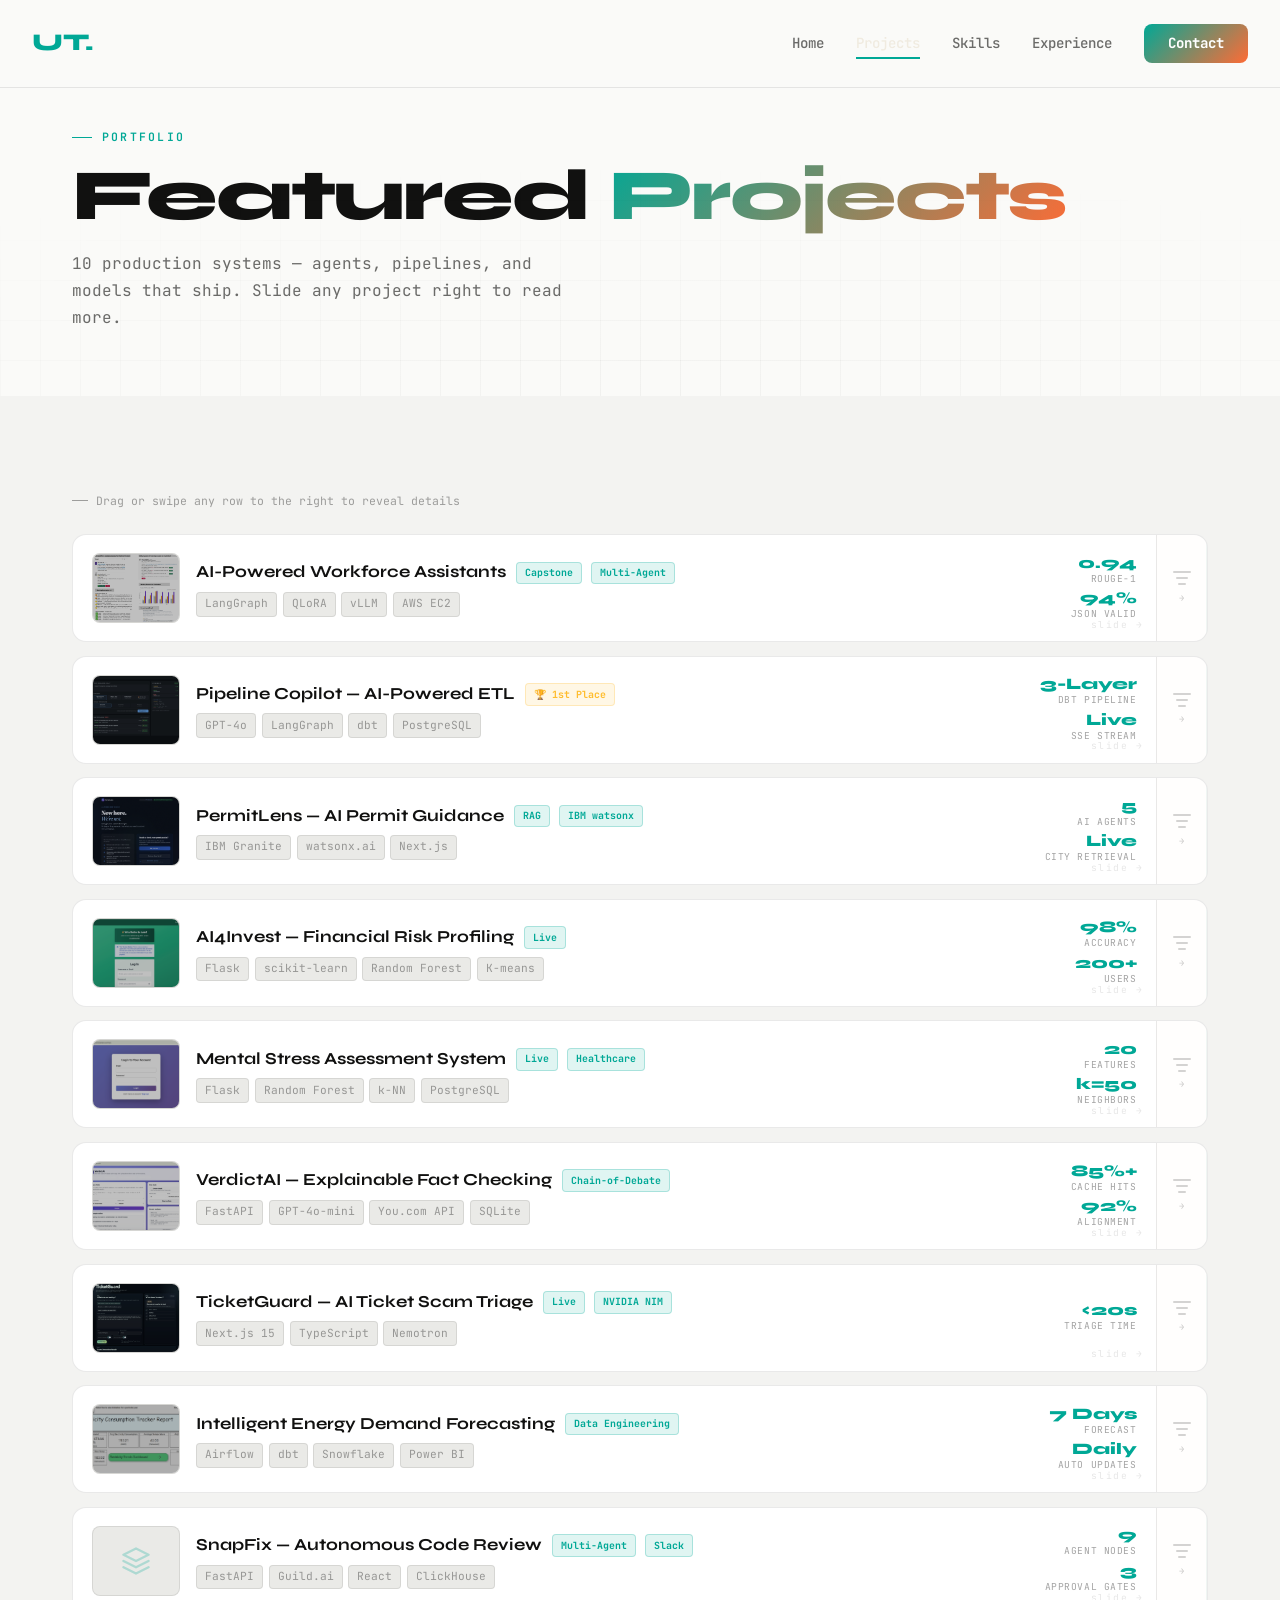
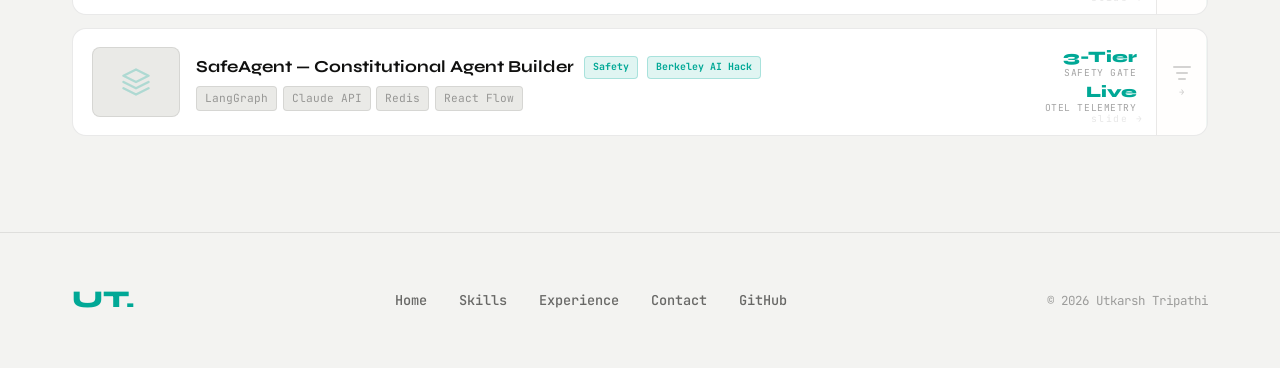
<file: projects.html>
<!DOCTYPE html>
<html lang="en">
<head>
    <meta charset="UTF-8">
    <meta name="viewport" content="width=device-width, initial-scale=1.0">
    <title>Projects | Utkarsh Tripathi</title>
    <link rel="stylesheet" href="styles.css">
    <link rel="preconnect" href="https://fonts.googleapis.com">
    <link rel="preconnect" href="https://fonts.gstatic.com" crossorigin>
    <link href="https://fonts.googleapis.com/css2?family=JetBrains+Mono:wght@400;600;700&family=Syne:wght@400;600;700;800&display=swap" rel="stylesheet">
    <style>
        /* ── Project list ── */
        .projects-list {
            display: flex;
            flex-direction: column;
            gap: 0.85rem;
        }

        .proj-item {
            position: relative;
            border-radius: 14px;
            border: 1px solid var(--color-border);
            background: var(--color-surface);
            overflow: hidden;
            height: 108px;
            transition:
                height 0.42s cubic-bezier(0.25, 1, 0.5, 1),
                border-color 0.3s ease,
                box-shadow 0.3s ease;
            cursor: grab;
        }

        .proj-item:active { cursor: grabbing; }

        .proj-item.open {
            height: 185px;
            border-color: rgba(0, 168, 150, 0.25);
            box-shadow: 0 8px 28px rgba(17, 17, 16, 0.1);
            cursor: default;
        }

        /* cursor-light on proj-item */
        .proj-item::before {
            content: '';
            position: absolute; inset: 0;
            border-radius: inherit;
            opacity: 0;
            transition: opacity 0.4s;
            background: radial-gradient(
                420px circle at var(--mouse-x, 50%) var(--mouse-y, 50%),
                rgba(0, 168, 150, 0.05), transparent 50%
            );
            pointer-events: none;
            z-index: 5;
        }
        .proj-item:hover::before { opacity: 1; }

        /* ── Overview panel ── */
        .proj-overview {
            position: absolute;
            left: 0; top: 0; bottom: 0;
            right: 3.2rem;
            display: flex;
            align-items: center;
            gap: 1rem;
            padding: 0 1.2rem;
            transition: transform 0.42s cubic-bezier(0.25, 1, 0.5, 1),
                        opacity 0.35s ease;
            pointer-events: none;
            z-index: 2;
        }

        .proj-item.open .proj-overview {
            transform: translateX(-42%);
            opacity: 0.3;
        }

        /* thumbnail */
        .proj-thumb {
            width: 88px;
            height: 70px;
            border-radius: 8px;
            overflow: hidden;
            flex-shrink: 0;
            background: var(--color-bg-tertiary);
            border: 1px solid var(--color-border);
        }

        .proj-thumb img {
            width: 100%; height: 100%;
            object-fit: cover;
            object-position: top;
            filter: saturate(0.8) brightness(0.75);
        }

        .proj-thumb-placeholder {
            width: 100%; height: 100%;
            display: flex; align-items: center; justify-content: center;
            color: var(--color-primary); opacity: 0.25;
        }
        .proj-thumb-placeholder svg { width: 30px; height: 30px; }

        /* meta */
        .proj-meta { flex: 1; min-width: 0; }

        .proj-title-row {
            display: flex;
            align-items: center;
            gap: 0.6rem;
            margin-bottom: 0.35rem;
        }

        .proj-name {
            font-family: var(--font-display);
            font-size: 1.05rem;
            font-weight: 700;
            color: var(--color-text-primary);
            white-space: nowrap;
            overflow: hidden;
            text-overflow: ellipsis;
        }

        .proj-badge {
            font-size: 0.62rem;
            font-weight: 700;
            padding: 0.15rem 0.5rem;
            border-radius: 4px;
            background: rgba(0,168,150,0.12);
            color: var(--color-primary);
            border: 1px solid rgba(0,168,150,0.25);
            white-space: nowrap;
            flex-shrink: 0;
        }

        .proj-badge.badge-win {
            background: rgba(255,189,46,0.12);
            color: #ffbd2e;
            border-color: rgba(255,189,46,0.25);
        }

        .proj-tech-row {
            display: flex;
            gap: 0.35rem;
            flex-wrap: wrap;
        }

        .proj-tech-tag {
            font-size: 0.7rem;
            padding: 0.15rem 0.5rem;
            border-radius: 4px;
            background: var(--color-bg-tertiary);
            border: 1px solid var(--color-border);
            color: var(--color-text-tertiary);
            white-space: nowrap;
        }

        /* compact metrics */
        .proj-metrics-compact {
            display: flex;
            flex-direction: column;
            align-items: flex-end;
            gap: 0.25rem;
            flex-shrink: 0;
        }

        .proj-metric-item {
            text-align: right;
        }

        .proj-metric-val {
            font-family: var(--font-display);
            font-size: 1rem;
            font-weight: 800;
            color: var(--color-primary);
            line-height: 1;
        }

        .proj-metric-label {
            font-size: 0.6rem;
            color: var(--color-text-tertiary);
            text-transform: uppercase;
            letter-spacing: 0.06em;
        }

        /* ── Drag handle ── */
        .proj-handle {
            position: absolute;
            right: 0; top: 0; bottom: 0;
            width: 3.2rem;
            display: flex;
            flex-direction: column;
            align-items: center;
            justify-content: center;
            gap: 0.25rem;
            z-index: 3;
            border-left: 1px solid var(--color-border);
            background: rgba(255,210,140,0.02);
            cursor: grab;
            transition: background 0.2s, border-color 0.2s, opacity 0.35s;
        }

        .proj-handle:hover {
            background: rgba(0,168,150,0.06);
            border-color: rgba(0,168,150,0.2);
        }

        .proj-item.open .proj-handle {
            opacity: 0;
            pointer-events: none;
        }

        .handle-bar {
            width: 18px; height: 2px;
            border-radius: 1px;
            background: rgba(17,17,16,0.18);
            transition: background 0.2s, width 0.2s;
        }

        .proj-handle:hover .handle-bar { background: var(--color-primary); }
        .handle-bar:nth-child(2) { width: 12px; }
        .handle-bar:nth-child(3) { width: 8px; }

        .handle-arrow {
            font-size: 0.55rem;
            letter-spacing: 0.05em;
            color: rgba(17,17,16,0.22);
            margin-top: 0.1rem;
            transition: color 0.2s;
        }

        .proj-handle:hover .handle-arrow { color: var(--color-primary); }

        /* ── Description drawer ── */
        .proj-desc-drawer {
            position: absolute;
            right: 0; top: 0; bottom: 0;
            width: 55%;
            transform: translateX(100%);
            transition: transform 0.42s cubic-bezier(0.25, 1, 0.5, 1);
            background: rgba(243, 243, 241, 0.99);
            border-left: 1px solid rgba(0,168,150,0.15);
            padding: 1rem 1.2rem 1rem 1.4rem;
            z-index: 4;
            display: flex;
            flex-direction: column;
            gap: 0.6rem;
            overflow-y: auto;
        }

        .proj-item.open .proj-desc-drawer {
            transform: translateX(0);
        }

        .drawer-header {
            display: flex;
            align-items: center;
            justify-content: space-between;
        }

        .drawer-title {
            font-family: var(--font-display);
            font-size: 0.85rem;
            font-weight: 700;
            color: var(--color-primary);
            letter-spacing: 0.05em;
            text-transform: uppercase;
        }

        .drawer-close {
            background: none;
            border: 1px solid var(--color-border);
            color: var(--color-text-tertiary);
            width: 26px; height: 26px;
            border-radius: 6px;
            cursor: pointer;
            font-size: 0.75rem;
            display: flex; align-items: center; justify-content: center;
            transition: border-color 0.2s, color 0.2s;
            flex-shrink: 0;
        }
        .drawer-close:hover { border-color: var(--color-primary); color: var(--color-primary); }

        .drawer-desc {
            font-size: 0.78rem;
            line-height: 1.65;
            color: var(--color-text-secondary);
            flex: 1;
        }

        .drawer-links {
            display: flex;
            gap: 0.5rem;
            flex-wrap: wrap;
        }

        .drawer-link {
            display: inline-flex;
            align-items: center;
            gap: 0.3rem;
            padding: 0.35rem 0.85rem;
            border-radius: 6px;
            font-size: 0.74rem;
            font-weight: 600;
            text-decoration: none;
            transition: var(--transition-base);
        }

        .drawer-link.primary {
            background: linear-gradient(135deg, var(--color-primary), var(--color-accent));
            color: var(--color-bg);
        }
        .drawer-link.primary:hover { transform: translateY(-1px); box-shadow: 0 4px 12px rgba(0,168,150,0.2); }

        .drawer-link:not(.primary) {
            background: var(--color-bg-tertiary);
            color: var(--color-text-primary);
            border: 1px solid var(--color-border);
        }
        .drawer-link:not(.primary):hover { border-color: rgba(0,168,150,0.3); }

        /* ── Slide hint line (visible on hover) ── */
        .proj-item:not(.open)::after {
            content: 'slide →';
            position: absolute;
            bottom: 0.55rem; right: 4rem;
            font-size: 0.6rem;
            letter-spacing: 0.15em;
            color: rgba(17,17,16,0.1);
            pointer-events: none;
            transition: color 0.2s;
            z-index: 3;
        }

        .proj-item:not(.open):hover::after {
            color: rgba(0,168,150,0.45);
        }

        /* ── Mobile: tap-to-expand card layout ── */
        @media (max-width: 640px) {
            /* Reset the fixed heights — cards are auto-height on mobile */
            .proj-item {
                height: auto;
                min-height: 0;
                cursor: default;
                border-radius: 14px;
            }
            .proj-item.open { height: auto; box-shadow: 0 8px 28px rgba(17,17,16,0.1); }

            /* Overview: stack vertically */
            .proj-overview {
                position: static;
                flex-direction: column;
                align-items: flex-start;
                padding: 1rem 1rem 0.75rem;
                right: unset; transform: none !important; opacity: 1 !important;
                pointer-events: auto;
            }

            /* Thumbnail full-width banner */
            .proj-thumb {
                width: 100%; height: 110px; border-radius: 8px;
                margin-bottom: 0.65rem;
            }

            /* Full project name — no ellipsis */
            .proj-name {
                font-size: 1rem; white-space: normal;
                overflow: visible; text-overflow: unset;
            }

            /* Hide metrics compact column */
            .proj-metrics-compact { display: none; }

            /* Drag handle → becomes a tap "details" button at bottom */
            .proj-handle {
                position: static;
                width: 100%;
                border-left: none;
                border-top: 1px solid var(--color-border);
                flex-direction: row;
                justify-content: center;
                gap: 0.4rem;
                padding: 0.55rem 1rem;
                height: auto;
            }
            .handle-arrow { font-size: 0.72rem; letter-spacing: 0.08em; }
            .handle-arrow::before { content: 'Tap for details  '; }
            .proj-item.open .proj-handle { display: none; }

            /* Drawer: static block, full width, no slide animation */
            .proj-desc-drawer {
                position: static;
                width: 100%; transform: none !important;
                border-left: none; border-top: 1px solid rgba(0,168,150,0.15);
                display: none;
                border-radius: 0 0 14px 14px;
            }
            .proj-item.open .proj-desc-drawer { display: flex; }

            /* Hide slide hint */
            .proj-item::after { display: none !important; }
            .proj-list-hint { display: none; }
        }

        /* ── Section subtitle ── */
        .proj-list-hint {
            font-size: 0.72rem;
            color: var(--color-text-tertiary);
            margin-bottom: 1.5rem;
            display: flex;
            align-items: center;
            gap: 0.5rem;
        }
        .proj-list-hint::before {
            content: '';
            display: block; width: 16px; height: 1px;
            background: var(--color-text-tertiary);
        }
    </style>
</head>
<body>

<nav class="nav">
    <div class="nav-container">
        <a href="index.html" class="nav-logo">UT.</a>
        <div class="nav-links">
            <a href="index.html"       class="nav-link">Home</a>
            <a href="projects.html"    class="nav-link">Projects</a>
            <a href="skills.html"      class="nav-link">Skills</a>
            <a href="experience.html"  class="nav-link">Experience</a>
            <a href="contact.html"     class="nav-link nav-link-cta">Contact</a>
        </div>
        <button class="nav-toggle" aria-label="Toggle menu">
            <span></span><span></span><span></span>
        </button>
    </div>
</nav>

<div class="page-hero">
    <div class="page-hero-bg"></div>
    <div class="container">
        <div class="page-hero-label">Portfolio</div>
        <h1 class="page-hero-title">Featured <span class="gradient-text">Projects</span></h1>
        <p class="page-hero-sub">10 production systems — agents, pipelines, and models that ship. Slide any project right to read more.</p>
    </div>
</div>

<section class="projects-section">
    <div class="container">
        <div class="proj-list-hint">Drag or swipe any row to the right to reveal details</div>
        <div class="projects-list" id="projectsList">

            <!-- 1 -->
            <div class="proj-item" data-proj="0">
                <div class="proj-overview">
                    <div class="proj-thumb">
                        <img src="images/cap_proj.png" alt="Capstone" onerror="this.parentElement.innerHTML='<div class=proj-thumb-placeholder><svg viewBox=\'0 0 24 24\' fill=\'none\'><path d=\'M12 2L2 7l10 5 10-5-10-5zM2 17l10 5 10-5M2 12l10 5 10-5\' stroke=\'currentColor\' stroke-width=\'2\' stroke-linecap=\'round\' stroke-linejoin=\'round\'/></svg></div>'">
                    </div>
                    <div class="proj-meta">
                        <div class="proj-title-row">
                            <span class="proj-name">AI-Powered Workforce Assistants</span>
                            <span class="proj-badge">Capstone</span>
                            <span class="proj-badge">Multi-Agent</span>
                        </div>
                        <div class="proj-tech-row">
                            <span class="proj-tech-tag">LangGraph</span>
                            <span class="proj-tech-tag">QLoRA</span>
                            <span class="proj-tech-tag">vLLM</span>
                            <span class="proj-tech-tag">AWS EC2</span>
                        </div>
                    </div>
                    <div class="proj-metrics-compact">
                        <div class="proj-metric-item">
                            <div class="proj-metric-val">0.94</div>
                            <div class="proj-metric-label">ROUGE-1</div>
                        </div>
                        <div class="proj-metric-item">
                            <div class="proj-metric-val">94%</div>
                            <div class="proj-metric-label">JSON Valid</div>
                        </div>
                    </div>
                </div>
                <div class="proj-handle">
                    <div class="handle-bar"></div>
                    <div class="handle-bar"></div>
                    <div class="handle-bar"></div>
                    <div class="handle-arrow">→</div>
                </div>
                <div class="proj-desc-drawer">
                    <div class="drawer-header">
                        <span class="drawer-title">About this project</span>
                        <button class="drawer-close" aria-label="Close">←</button>
                    </div>
                    <p class="drawer-desc">3-agent autonomous system (Slack-to-Jira, Email-to-Calendar, Meeting Summarizer) under a LangGraph orchestrator. Shared Qwen2.5-14B base with QLoRA adapters swapped at inference via vLLM on AWS EC2. RLHF feedback loop drives weekly LoRA adapter retraining. Human approves every consequential step.</p>
                    <div class="drawer-links">
                        <a href="https://github.com/aishanee-sinha/Multi-Agent-Autonomous-Workforce-Assistant" target="_blank" rel="noopener" class="drawer-link">GitHub</a>
                    </div>
                </div>
            </div>

            <!-- 2 -->
            <div class="proj-item" data-proj="1">
                <div class="proj-overview">
                    <div class="proj-thumb">
                        <img src="images/pipeline_copilot_proj.png" alt="Pipeline Copilot" onerror="this.style.display='none'">
                    </div>
                    <div class="proj-meta">
                        <div class="proj-title-row">
                            <span class="proj-name">Pipeline Copilot — AI-Powered ETL</span>
                            <span class="proj-badge badge-win">🏆 1st Place</span>
                        </div>
                        <div class="proj-tech-row">
                            <span class="proj-tech-tag">GPT-4o</span>
                            <span class="proj-tech-tag">LangGraph</span>
                            <span class="proj-tech-tag">dbt</span>
                            <span class="proj-tech-tag">PostgreSQL</span>
                        </div>
                    </div>
                    <div class="proj-metrics-compact">
                        <div class="proj-metric-item">
                            <div class="proj-metric-val">3-Layer</div>
                            <div class="proj-metric-label">dbt Pipeline</div>
                        </div>
                        <div class="proj-metric-item">
                            <div class="proj-metric-val">Live</div>
                            <div class="proj-metric-label">SSE Stream</div>
                        </div>
                    </div>
                </div>
                <div class="proj-handle">
                    <div class="handle-bar"></div><div class="handle-bar"></div><div class="handle-bar"></div>
                    <div class="handle-arrow">→</div>
                </div>
                <div class="proj-desc-drawer">
                    <div class="drawer-header">
                        <span class="drawer-title">About this project</span>
                        <button class="drawer-close" aria-label="Close">←</button>
                    </div>
                    <p class="drawer-desc">Won first place at Ship to Prod Hackathon, San Francisco. Plain English description to full three-layer dbt pipeline — extraction SQL, staging, mart models with schema tests — validated against real PostgreSQL database. Live streaming via SSE. The AI does the boilerplate, human reviews and approves before deploy.</p>
                    <div class="drawer-links">
                        <a href="https://devpost.com/software/ai-for-etl" target="_blank" rel="noopener" class="drawer-link primary">Devpost →</a>
                        <a href="https://github.com/utkarsh9630/PipelineCopilot_public" target="_blank" rel="noopener" class="drawer-link">GitHub</a>
                    </div>
                </div>
            </div>

            <!-- 3 -->
            <div class="proj-item" data-proj="2">
                <div class="proj-overview">
                    <div class="proj-thumb">
                        <img src="images/permit_lens_proj.png" alt="PermitLens" onerror="this.style.display='none'">
                    </div>
                    <div class="proj-meta">
                        <div class="proj-title-row">
                            <span class="proj-name">PermitLens — AI Permit Guidance</span>
                            <span class="proj-badge">RAG</span>
                            <span class="proj-badge">IBM watsonx</span>
                        </div>
                        <div class="proj-tech-row">
                            <span class="proj-tech-tag">IBM Granite</span>
                            <span class="proj-tech-tag">watsonx.ai</span>
                            <span class="proj-tech-tag">Next.js</span>
                        </div>
                    </div>
                    <div class="proj-metrics-compact">
                        <div class="proj-metric-item">
                            <div class="proj-metric-val">5</div>
                            <div class="proj-metric-label">AI Agents</div>
                        </div>
                        <div class="proj-metric-item">
                            <div class="proj-metric-val">Live</div>
                            <div class="proj-metric-label">City Retrieval</div>
                        </div>
                    </div>
                </div>
                <div class="proj-handle">
                    <div class="handle-bar"></div><div class="handle-bar"></div><div class="handle-bar"></div>
                    <div class="handle-arrow">→</div>
                </div>
                <div class="proj-desc-drawer">
                    <div class="drawer-header">
                        <span class="drawer-title">About this project</span>
                        <button class="drawer-close" aria-label="Close">←</button>
                    </div>
                    <p class="drawer-desc">5-agent RAG pipeline using IBM Granite 3 8B via watsonx.ai. Live retrieval from verified city permit pages, PII scrubbing before inference, and a Guardrail agent enforcing source citation and stripping approval language. IBM watsonx.governance logs every inference call as an AI Factsheet.</p>
                    <div class="drawer-links">
                        <a href="https://github.com/preethisighavi/PermitLens_Public_Repo" target="_blank" rel="noopener" class="drawer-link">GitHub</a>
                    </div>
                </div>
            </div>

            <!-- 4 -->
            <div class="proj-item" data-proj="3">
                <div class="proj-overview">
                    <div class="proj-thumb">
                        <img src="images/AI4Invest.png" alt="AI4Invest" onerror="this.style.display='none'">
                    </div>
                    <div class="proj-meta">
                        <div class="proj-title-row">
                            <span class="proj-name">AI4Invest — Financial Risk Profiling</span>
                            <span class="proj-badge">Live</span>
                        </div>
                        <div class="proj-tech-row">
                            <span class="proj-tech-tag">Flask</span>
                            <span class="proj-tech-tag">scikit-learn</span>
                            <span class="proj-tech-tag">Random Forest</span>
                            <span class="proj-tech-tag">K-means</span>
                        </div>
                    </div>
                    <div class="proj-metrics-compact">
                        <div class="proj-metric-item">
                            <div class="proj-metric-val">98%</div>
                            <div class="proj-metric-label">Accuracy</div>
                        </div>
                        <div class="proj-metric-item">
                            <div class="proj-metric-val">200+</div>
                            <div class="proj-metric-label">Users</div>
                        </div>
                    </div>
                </div>
                <div class="proj-handle">
                    <div class="handle-bar"></div><div class="handle-bar"></div><div class="handle-bar"></div>
                    <div class="handle-arrow">→</div>
                </div>
                <div class="proj-desc-drawer">
                    <div class="drawer-header">
                        <span class="drawer-title">About this project</span>
                        <button class="drawer-close" aria-label="Close">←</button>
                    </div>
                    <p class="drawer-desc">ML-powered financial risk assessment platform analyzing 19 factors to classify users into risk categories and provide personalized S&amp;P 500 stock recommendations. K-means clustering on factor signals (vol30, mom30, beta60) mirrors MSCI's factor index construction logic. Features investment simulator with 90-day return predictions.</p>
                    <div class="drawer-links">
                        <a href="https://ai4invest.vercel.app/login" target="_blank" rel="noopener" class="drawer-link primary">Live Demo →</a>
                        <a href="https://github.com/utkarsh9630/ai4invest" target="_blank" rel="noopener" class="drawer-link">GitHub</a>
                    </div>
                </div>
            </div>

            <!-- 5 -->
            <div class="proj-item" data-proj="4">
                <div class="proj-overview">
                    <div class="proj-thumb">
                        <img src="images/MentalStress.png" alt="Mental Stress" onerror="this.style.display='none'">
                    </div>
                    <div class="proj-meta">
                        <div class="proj-title-row">
                            <span class="proj-name">Mental Stress Assessment System</span>
                            <span class="proj-badge">Live</span>
                            <span class="proj-badge">Healthcare</span>
                        </div>
                        <div class="proj-tech-row">
                            <span class="proj-tech-tag">Flask</span>
                            <span class="proj-tech-tag">Random Forest</span>
                            <span class="proj-tech-tag">k-NN</span>
                            <span class="proj-tech-tag">PostgreSQL</span>
                        </div>
                    </div>
                    <div class="proj-metrics-compact">
                        <div class="proj-metric-item">
                            <div class="proj-metric-val">20</div>
                            <div class="proj-metric-label">Features</div>
                        </div>
                        <div class="proj-metric-item">
                            <div class="proj-metric-val">k=50</div>
                            <div class="proj-metric-label">Neighbors</div>
                        </div>
                    </div>
                </div>
                <div class="proj-handle">
                    <div class="handle-bar"></div><div class="handle-bar"></div><div class="handle-bar"></div>
                    <div class="handle-arrow">→</div>
                </div>
                <div class="proj-desc-drawer">
                    <div class="drawer-header">
                        <span class="drawer-title">About this project</span>
                        <button class="drawer-close" aria-label="Close">←</button>
                    </div>
                    <p class="drawer-desc">AI-powered web application predicting student mental stress levels with personalized coping mechanism recommendations. Random Forest on 20 psychosocial features with engineered Stress Ratio feature. KNN recommendation engine ranks coping strategies by real-world success rate among similar profiles.</p>
                    <div class="drawer-links">
                        <a href="https://mental-stress-assessment.vercel.app/login" target="_blank" rel="noopener" class="drawer-link primary">Live Demo →</a>
                        <a href="https://github.com/utkarsh9630/mental-stress-assessment" target="_blank" rel="noopener" class="drawer-link">GitHub</a>
                    </div>
                </div>
            </div>

            <!-- 6 -->
            <div class="proj-item" data-proj="5">
                <div class="proj-overview">
                    <div class="proj-thumb">
                        <img src="images/VerdictAI.png" alt="VerdictAI" onerror="this.style.display='none'">
                    </div>
                    <div class="proj-meta">
                        <div class="proj-title-row">
                            <span class="proj-name">VerdictAI — Explainable Fact Checking</span>
                            <span class="proj-badge">Chain-of-Debate</span>
                        </div>
                        <div class="proj-tech-row">
                            <span class="proj-tech-tag">FastAPI</span>
                            <span class="proj-tech-tag">GPT-4o-mini</span>
                            <span class="proj-tech-tag">You.com API</span>
                            <span class="proj-tech-tag">SQLite</span>
                        </div>
                    </div>
                    <div class="proj-metrics-compact">
                        <div class="proj-metric-item">
                            <div class="proj-metric-val">85%+</div>
                            <div class="proj-metric-label">Cache Hits</div>
                        </div>
                        <div class="proj-metric-item">
                            <div class="proj-metric-val">92%</div>
                            <div class="proj-metric-label">Alignment</div>
                        </div>
                    </div>
                </div>
                <div class="proj-handle">
                    <div class="handle-bar"></div><div class="handle-bar"></div><div class="handle-bar"></div>
                    <div class="handle-arrow">→</div>
                </div>
                <div class="proj-desc-drawer">
                    <div class="drawer-header">
                        <span class="drawer-title">About this project</span>
                        <button class="drawer-close" aria-label="Close">←</button>
                    </div>
                    <p class="drawer-desc">Multi-agent fact-checking system using Chain-of-Debate architecture. Retrieves real-time supporting and refuting evidence via You.com, runs Verifier vs Skeptic debate moderated by a third agent, and returns a verdict with full reasoning transcript. SQLite memory with fuzzy matching gives 85%+ cache hit rate.</p>
                    <div class="drawer-links">
                        <a href="https://github.com/utkarsh9630/VerdictAI" target="_blank" rel="noopener" class="drawer-link primary">GitHub →</a>
                    </div>
                </div>
            </div>

            <!-- 7 -->
            <div class="proj-item" data-proj="6">
                <div class="proj-overview">
                    <div class="proj-thumb">
                        <img src="images/ticketguard_proj.png" alt="TicketGuard" onerror="this.style.display='none'">
                    </div>
                    <div class="proj-meta">
                        <div class="proj-title-row">
                            <span class="proj-name">TicketGuard — AI Ticket Scam Triage</span>
                            <span class="proj-badge">Live</span>
                            <span class="proj-badge">NVIDIA NIM</span>
                        </div>
                        <div class="proj-tech-row">
                            <span class="proj-tech-tag">Next.js 15</span>
                            <span class="proj-tech-tag">TypeScript</span>
                            <span class="proj-tech-tag">Nemotron</span>
                        </div>
                    </div>
                    <div class="proj-metrics-compact">
                        <div class="proj-metric-item">
                            <div class="proj-metric-val">&lt;20s</div>
                            <div class="proj-metric-label">Triage Time</div>
                        </div>
                    </div>
                </div>
                <div class="proj-handle">
                    <div class="handle-bar"></div><div class="handle-bar"></div><div class="handle-bar"></div>
                    <div class="handle-arrow">→</div>
                </div>
                <div class="proj-desc-drawer">
                    <div class="drawer-header">
                        <span class="drawer-title">About this project</span>
                        <button class="drawer-close" aria-label="Close">←</button>
                    </div>
                    <p class="drawer-desc">Real-time scam-risk triage for ticket resale listings powered by NVIDIA's Nemotron model via NIM. Chain-of-Debate multi-agent approach returns structured risk assessments with confidence score and evidence-backed reasoning. Built at NVIDIA Hackathon, deployed on Vercel.</p>
                    <div class="drawer-links">
                        <a href="https://hack-ticket-resla-triage.vercel.app" target="_blank" rel="noopener" class="drawer-link primary">Live Demo →</a>
                    </div>
                </div>
            </div>

            <!-- 8 -->
            <div class="proj-item" data-proj="7">
                <div class="proj-overview">
                    <div class="proj-thumb">
                        <img src="images/energy_proj.png" alt="Energy Forecasting" onerror="this.style.display='none'">
                    </div>
                    <div class="proj-meta">
                        <div class="proj-title-row">
                            <span class="proj-name">Intelligent Energy Demand Forecasting</span>
                            <span class="proj-badge">Data Engineering</span>
                        </div>
                        <div class="proj-tech-row">
                            <span class="proj-tech-tag">Airflow</span>
                            <span class="proj-tech-tag">dbt</span>
                            <span class="proj-tech-tag">Snowflake</span>
                            <span class="proj-tech-tag">Power BI</span>
                        </div>
                    </div>
                    <div class="proj-metrics-compact">
                        <div class="proj-metric-item">
                            <div class="proj-metric-val">7 Days</div>
                            <div class="proj-metric-label">Forecast</div>
                        </div>
                        <div class="proj-metric-item">
                            <div class="proj-metric-val">Daily</div>
                            <div class="proj-metric-label">Auto Updates</div>
                        </div>
                    </div>
                </div>
                <div class="proj-handle">
                    <div class="handle-bar"></div><div class="handle-bar"></div><div class="handle-bar"></div>
                    <div class="handle-arrow">→</div>
                </div>
                <div class="proj-desc-drawer">
                    <div class="drawer-header">
                        <span class="drawer-title">About this project</span>
                        <button class="drawer-close" aria-label="Close">←</button>
                    </div>
                    <p class="drawer-desc">End-to-end data pipeline forecasting California electricity consumption using EIA and OpenMeteo APIs. Orchestrated with Apache Airflow, transformed with dbt, loaded to Snowflake with ML forecasting for 7-day predictions. Visualized in Power BI with daily auto-updates.</p>
                    <div class="drawer-links">
                        <a href="https://github.com/utkarsh9630/Projects/tree/main/Energy_Demand_and_Forecasting" target="_blank" rel="noopener" class="drawer-link primary">View Details →</a>
                    </div>
                </div>
            </div>


            <!-- 9 -->
            <div class="proj-item" data-proj="8">
                <div class="proj-overview">
                    <div class="proj-thumb">
                        <div class="proj-thumb-placeholder"><svg viewBox="0 0 24 24" fill="none"><path d="M12 2L2 7l10 5 10-5-10-5zM2 17l10 5 10-5M2 12l10 5 10-5" stroke="currentColor" stroke-width="2" stroke-linecap="round" stroke-linejoin="round"/></svg></div>
                    </div>
                    <div class="proj-meta">
                        <div class="proj-title-row">
                            <span class="proj-name">SnapFix — Autonomous Code Review</span>
                            <span class="proj-badge">Multi-Agent</span>
                            <span class="proj-badge">Slack</span>
                        </div>
                        <div class="proj-tech-row">
                            <span class="proj-tech-tag">FastAPI</span>
                            <span class="proj-tech-tag">Guild.ai</span>
                            <span class="proj-tech-tag">React</span>
                            <span class="proj-tech-tag">ClickHouse</span>
                        </div>
                    </div>
                    <div class="proj-metrics-compact">
                        <div class="proj-metric-item">
                            <div class="proj-metric-val">9</div>
                            <div class="proj-metric-label">Agent Nodes</div>
                        </div>
                        <div class="proj-metric-item">
                            <div class="proj-metric-val">3</div>
                            <div class="proj-metric-label">Approval Gates</div>
                        </div>
                    </div>
                </div>
                <div class="proj-handle">
                    <div class="handle-bar"></div><div class="handle-bar"></div><div class="handle-bar"></div>
                    <div class="handle-arrow">→</div>
                </div>
                <div class="proj-desc-drawer">
                    <div class="drawer-header">
                        <span class="drawer-title">About this project</span>
                        <button class="drawer-close" aria-label="Close">←</button>
                    </div>
                    <p class="drawer-desc">Autonomous multi-agent code review system integrated into Slack. Submit a screenshot of an error or CI failure — 9 agents handle root cause diagnosis via Chain-of-Debate, generate CWE/OWASP-validated fixes, verify patches in a sandbox, and deliver a compliance report without leaving Slack. Three human approval gates and a live web dashboard. Built at Harness Engineering Hack SF 2025.</p>
                    <div class="drawer-links">
                        <a href="https://github.com/preethisighavi/Snap-fix" target="_blank" rel="noopener" class="drawer-link primary">GitHub →</a>
                    </div>
                </div>
            </div>

            <!-- 10 -->
            <div class="proj-item" data-proj="9">
                <div class="proj-overview">
                    <div class="proj-thumb">
                        <div class="proj-thumb-placeholder"><svg viewBox="0 0 24 24" fill="none"><path d="M12 2L2 7l10 5 10-5-10-5zM2 17l10 5 10-5M2 12l10 5 10-5" stroke="currentColor" stroke-width="2" stroke-linecap="round" stroke-linejoin="round"/></svg></div>
                    </div>
                    <div class="proj-meta">
                        <div class="proj-title-row">
                            <span class="proj-name">SafeAgent — Constitutional Agent Builder</span>
                            <span class="proj-badge">Safety</span>
                            <span class="proj-badge">Berkeley AI Hack</span>
                        </div>
                        <div class="proj-tech-row">
                            <span class="proj-tech-tag">LangGraph</span>
                            <span class="proj-tech-tag">Claude API</span>
                            <span class="proj-tech-tag">Redis</span>
                            <span class="proj-tech-tag">React Flow</span>
                        </div>
                    </div>
                    <div class="proj-metrics-compact">
                        <div class="proj-metric-item">
                            <div class="proj-metric-val">3-Tier</div>
                            <div class="proj-metric-label">Safety Gate</div>
                        </div>
                        <div class="proj-metric-item">
                            <div class="proj-metric-val">Live</div>
                            <div class="proj-metric-label">OTel Telemetry</div>
                        </div>
                    </div>
                </div>
                <div class="proj-handle">
                    <div class="handle-bar"></div><div class="handle-bar"></div><div class="handle-bar"></div>
                    <div class="handle-arrow">→</div>
                </div>
                <div class="proj-desc-drawer">
                    <div class="drawer-header">
                        <span class="drawer-title">About this project</span>
                        <button class="drawer-close" aria-label="Close">←</button>
                    </div>
                    <p class="drawer-desc">Evidence-backed agent builder with constitutional safety baked in. Scaffold multi-agent systems from plain English — every tool call passes a 3-tier safety gate (deterministic guardrails → semantic Redis cache → Claude scoring) before execution. WARN decisions surface misalignment scores and auto-fixed alternatives. Real-time cost, latency, and cache telemetry via OpenTelemetry. Deepgram voice I/O. Built at UC Berkeley AI Hackathon 2026.</p>
                    <div class="drawer-links">
                        <a href="https://github.com/utkarsh9630/SafeAgent" target="_blank" rel="noopener" class="drawer-link primary">GitHub →</a>
                    </div>
                </div>
            </div>

        </div>
    </div>
</section>

<footer class="footer">
    <div class="container">
        <div class="footer-inner">
            <a href="index.html" class="footer-logo">UT.</a>
            <div class="footer-links">
                <a href="index.html">Home</a>
                <a href="skills.html">Skills</a>
                <a href="experience.html">Experience</a>
                <a href="contact.html">Contact</a>
                <a href="https://github.com/utkarsh9630" target="_blank" rel="noopener">GitHub</a>
            </div>
            <span class="footer-copy">© 2026 Utkarsh Tripathi</span>
        </div>
    </div>
</footer>

<script src="script.js"></script>
<script>
(function () {
    const items = document.querySelectorAll('.proj-item');

    items.forEach(item => {
        let startX = 0;
        let dragging = false;
        const handle = item.querySelector('.proj-handle');
        const closeBtn = item.querySelector('.drawer-close');

        function openItem() {
            // close all others first
            items.forEach(i => { if (i !== item) i.classList.remove('open'); });
            item.classList.add('open');
        }
        function closeItem() { item.classList.remove('open'); }

        // Click handle → open
        handle.addEventListener('click', openItem);

        // Click close button → close
        closeBtn.addEventListener('click', (e) => { e.stopPropagation(); closeItem(); });

        // Drag / swipe
        function onDragStart(x) { startX = x; dragging = true; }
        function onDragMove(x) {
            if (!dragging) return;
            const dx = x - startX;
            if (dx > 45 && !item.classList.contains('open'))  openItem();
            if (dx < -45 && item.classList.contains('open'))  closeItem();
        }
        function onDragEnd() { dragging = false; }

        // Mouse
        item.addEventListener('mousedown', e => {
            if (e.target.closest('.proj-desc-drawer')) return;
            onDragStart(e.clientX);
        });
        window.addEventListener('mousemove', e => onDragMove(e.clientX));
        window.addEventListener('mouseup',   onDragEnd);

        // Touch
        item.addEventListener('touchstart', e => {
            if (e.target.closest('.proj-desc-drawer')) return;
            onDragStart(e.touches[0].clientX);
        }, { passive: true });
        item.addEventListener('touchmove', e => onDragMove(e.touches[0].clientX), { passive: true });
        item.addEventListener('touchend', onDragEnd, { passive: true });

        // Cursor light
        item.addEventListener('mousemove', e => {
            const r = item.getBoundingClientRect();
            item.style.setProperty('--mouse-x', `${((e.clientX - r.left) / r.width) * 100}%`);
            item.style.setProperty('--mouse-y', `${((e.clientY - r.top) / r.height) * 100}%`);
        });
    });

    // Close open item when clicking outside
    document.addEventListener('click', e => {
        if (!e.target.closest('.proj-item')) {
            items.forEach(i => i.classList.remove('open'));
        }
    });
})();
</script>
</body>
</html>
</file>
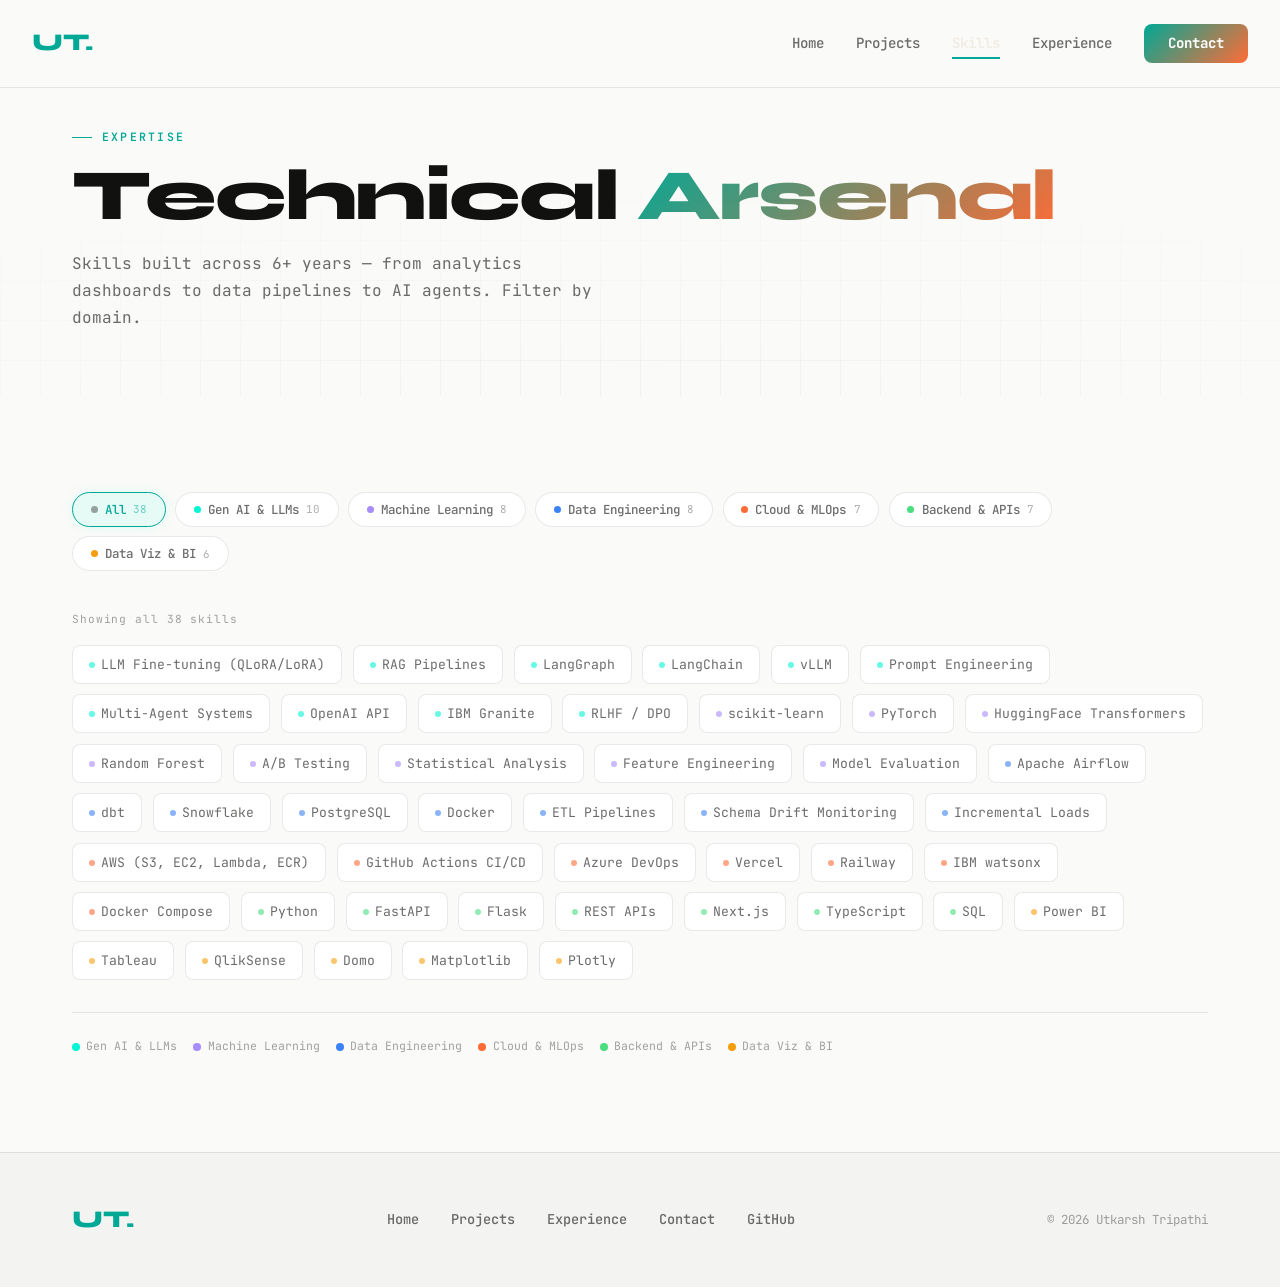
<file: skills.html>
<!DOCTYPE html>
<html lang="en">
<head>
    <meta charset="UTF-8">
    <meta name="viewport" content="width=device-width, initial-scale=1.0">
    <title>Skills | Utkarsh Tripathi</title>
    <link rel="stylesheet" href="styles.css">
    <link rel="preconnect" href="https://fonts.googleapis.com">
    <link rel="preconnect" href="https://fonts.gstatic.com" crossorigin>
    <link href="https://fonts.googleapis.com/css2?family=JetBrains+Mono:wght@400;600;700&family=Syne:wght@400;600;700;800&display=swap" rel="stylesheet">
    <style>
        /* ── Filter pills ── */
        .skills-filters {
            display: flex;
            flex-wrap: wrap;
            gap: 0.6rem;
            margin-bottom: 2.5rem;
        }

        .filter-btn {
            display: flex;
            align-items: center;
            gap: 0.45rem;
            padding: 0.5rem 1.1rem;
            border-radius: 99px;
            border: 1px solid var(--color-border);
            background: var(--color-surface);
            color: var(--color-text-secondary);
            font-family: var(--font-body);
            font-size: 0.78rem;
            font-weight: 500;
            cursor: pointer;
            transition: border-color 0.22s, background 0.22s, color 0.22s, box-shadow 0.22s;
            user-select: none;
        }
        .filter-btn:hover {
            border-color: rgba(0,245,212,0.3);
            color: var(--color-text-primary);
        }
        .filter-btn.active {
            background: rgba(0,245,212,0.08);
            border-color: var(--color-primary);
            color: var(--color-primary);
            box-shadow: 0 0 12px rgba(0,245,212,0.12);
        }
        .filter-dot {
            width: 7px; height: 7px;
            border-radius: 50%;
            flex-shrink: 0;
        }
        .filter-count {
            font-size: 0.68rem;
            opacity: 0.55;
            font-weight: 400;
        }

        /* dot colors per category */
        .dot-all      { background: var(--color-text-tertiary); }
        .dot-gen-ai   { background: #00f5d4; }
        .dot-ml       { background: #a78bfa; }
        .dot-data-eng { background: #3b82f6; }
        .dot-cloud    { background: #ff6b35; }
        .dot-backend  { background: #4ade80; }
        .dot-viz      { background: #f59e0b; }

        /* ── Skill chips cloud ── */
        .skills-cloud {
            display: flex;
            flex-wrap: wrap;
            gap: 0.65rem;
            position: relative;
            min-height: 200px;
        }

        .skill-chip {
            display: inline-flex;
            align-items: center;
            gap: 0.4rem;
            padding: 0.5rem 1rem;
            border-radius: 8px;
            border: 1px solid var(--color-border);
            background: var(--color-surface);
            font-family: var(--font-body);
            font-size: 0.82rem;
            color: var(--color-text-secondary);
            cursor: default;
            transition:
                opacity 0.3s ease,
                transform 0.3s ease,
                border-color 0.2s ease,
                color 0.2s ease,
                box-shadow 0.2s ease;
            will-change: transform, opacity;
        }

        .skill-chip-dot {
            width: 6px; height: 6px;
            border-radius: 50%;
            flex-shrink: 0;
            opacity: 0.6;
        }

        .skill-chip:hover {
            color: var(--color-text-primary);
            border-color: rgba(255,210,140,0.2);
            box-shadow: 0 2px 12px rgba(0,0,0,0.2);
        }

        /* hover glow per category */
        .skill-chip[data-cat="gen-ai"]:hover   { border-color: rgba(0,245,212,0.35); color: #00f5d4; }
        .skill-chip[data-cat="ml"]:hover        { border-color: rgba(167,139,250,0.35); color: #a78bfa; }
        .skill-chip[data-cat="data-eng"]:hover  { border-color: rgba(59,130,246,0.35); color: #3b82f6; }
        .skill-chip[data-cat="cloud"]:hover     { border-color: rgba(255,107,53,0.35); color: #ff6b35; }
        .skill-chip[data-cat="backend"]:hover   { border-color: rgba(74,222,128,0.35); color: #4ade80; }
        .skill-chip[data-cat="viz"]:hover       { border-color: rgba(245,158,11,0.35); color: #f59e0b; }

        /* hidden (filtered out) */
        .skill-chip.chip-hidden {
            opacity: 0 !important;
            transform: scale(0.55) translate(var(--tx,0px), var(--ty,0px)) !important;
            pointer-events: none;
            max-width: 0 !important;
            padding-left: 0 !important;
            padding-right: 0 !important;
            margin: 0 !important;
            border-width: 0 !important;
            overflow: hidden;
        }

        /* entering chip animation */
        .skill-chip.chip-enter {
            animation: chipFlyIn 0.38s cubic-bezier(0.34, 1.56, 0.64, 1) both;
            animation-delay: var(--enter-delay, 0s);
        }

        @keyframes chipFlyIn {
            from {
                opacity: 0;
                transform: scale(0.5) translate(var(--tx,0px), var(--ty,0px));
            }
            to {
                opacity: 1;
                transform: scale(1) translate(0, 0);
            }
        }

        /* ── Category legend ── */
        .skills-legend {
            display: flex;
            flex-wrap: wrap;
            gap: 1rem;
            margin-top: 2rem;
            padding-top: 1.5rem;
            border-top: 1px solid var(--color-border);
        }

        .legend-item {
            display: flex;
            align-items: center;
            gap: 0.4rem;
            font-size: 0.72rem;
            color: var(--color-text-tertiary);
        }

        .legend-dot {
            width: 8px; height: 8px;
            border-radius: 50%;
        }

        /* active filter dim bar */
        .skills-active-label {
            font-size: 0.7rem;
            color: var(--color-text-tertiary);
            letter-spacing: 0.08em;
            margin-bottom: 1rem;
            min-height: 1.1em;
            transition: color 0.2s;
        }
    </style>
</head>
<body>

<nav class="nav">
    <div class="nav-container">
        <a href="index.html" class="nav-logo">UT.</a>
        <div class="nav-links">
            <a href="index.html"       class="nav-link">Home</a>
            <a href="projects.html"    class="nav-link">Projects</a>
            <a href="skills.html"      class="nav-link">Skills</a>
            <a href="experience.html"  class="nav-link">Experience</a>
            <a href="contact.html"     class="nav-link nav-link-cta">Contact</a>
        </div>
        <button class="nav-toggle" aria-label="Toggle menu">
            <span></span><span></span><span></span>
        </button>
    </div>
</nav>

<div class="page-hero">
    <div class="page-hero-bg"></div>
    <div class="container">
        <div class="page-hero-label">Expertise</div>
        <h1 class="page-hero-title">Technical <span class="gradient-text">Arsenal</span></h1>
        <p class="page-hero-sub">Skills built across 6+ years — from analytics dashboards to data pipelines to AI agents. Filter by domain.</p>
    </div>
</div>

<section class="skills-section">
    <div class="container">

        <!-- Filter pills -->
        <div class="skills-filters">
            <button class="filter-btn active" data-filter="all">
                <span class="filter-dot dot-all"></span> All <span class="filter-count">38</span>
            </button>
            <button class="filter-btn" data-filter="gen-ai">
                <span class="filter-dot dot-gen-ai"></span> Gen AI &amp; LLMs <span class="filter-count">10</span>
            </button>
            <button class="filter-btn" data-filter="ml">
                <span class="filter-dot dot-ml"></span> Machine Learning <span class="filter-count">8</span>
            </button>
            <button class="filter-btn" data-filter="data-eng">
                <span class="filter-dot dot-data-eng"></span> Data Engineering <span class="filter-count">8</span>
            </button>
            <button class="filter-btn" data-filter="cloud">
                <span class="filter-dot dot-cloud"></span> Cloud &amp; MLOps <span class="filter-count">7</span>
            </button>
            <button class="filter-btn" data-filter="backend">
                <span class="filter-dot dot-backend"></span> Backend &amp; APIs <span class="filter-count">7</span>
            </button>
            <button class="filter-btn" data-filter="viz">
                <span class="filter-dot dot-viz"></span> Data Viz &amp; BI <span class="filter-count">6</span>
            </button>
        </div>

        <div class="skills-active-label" id="skillsLabel">Showing all 38 skills</div>

        <!-- Skills cloud -->
        <div class="skills-cloud" id="skillsCloud">

            <!-- Gen AI & LLMs -->
            <div class="skill-chip" data-cat="gen-ai"><span class="skill-chip-dot" style="background:#00f5d4"></span>LLM Fine-tuning (QLoRA/LoRA)</div>
            <div class="skill-chip" data-cat="gen-ai"><span class="skill-chip-dot" style="background:#00f5d4"></span>RAG Pipelines</div>
            <div class="skill-chip" data-cat="gen-ai"><span class="skill-chip-dot" style="background:#00f5d4"></span>LangGraph</div>
            <div class="skill-chip" data-cat="gen-ai"><span class="skill-chip-dot" style="background:#00f5d4"></span>LangChain</div>
            <div class="skill-chip" data-cat="gen-ai"><span class="skill-chip-dot" style="background:#00f5d4"></span>vLLM</div>
            <div class="skill-chip" data-cat="gen-ai"><span class="skill-chip-dot" style="background:#00f5d4"></span>Prompt Engineering</div>
            <div class="skill-chip" data-cat="gen-ai"><span class="skill-chip-dot" style="background:#00f5d4"></span>Multi-Agent Systems</div>
            <div class="skill-chip" data-cat="gen-ai"><span class="skill-chip-dot" style="background:#00f5d4"></span>OpenAI API</div>
            <div class="skill-chip" data-cat="gen-ai"><span class="skill-chip-dot" style="background:#00f5d4"></span>IBM Granite</div>
            <div class="skill-chip" data-cat="gen-ai"><span class="skill-chip-dot" style="background:#00f5d4"></span>RLHF / DPO</div>

            <!-- Machine Learning -->
            <div class="skill-chip" data-cat="ml"><span class="skill-chip-dot" style="background:#a78bfa"></span>scikit-learn</div>
            <div class="skill-chip" data-cat="ml"><span class="skill-chip-dot" style="background:#a78bfa"></span>PyTorch</div>
            <div class="skill-chip" data-cat="ml"><span class="skill-chip-dot" style="background:#a78bfa"></span>HuggingFace Transformers</div>
            <div class="skill-chip" data-cat="ml"><span class="skill-chip-dot" style="background:#a78bfa"></span>Random Forest</div>
            <div class="skill-chip" data-cat="ml"><span class="skill-chip-dot" style="background:#a78bfa"></span>A/B Testing</div>
            <div class="skill-chip" data-cat="ml"><span class="skill-chip-dot" style="background:#a78bfa"></span>Statistical Analysis</div>
            <div class="skill-chip" data-cat="ml"><span class="skill-chip-dot" style="background:#a78bfa"></span>Feature Engineering</div>
            <div class="skill-chip" data-cat="ml"><span class="skill-chip-dot" style="background:#a78bfa"></span>Model Evaluation</div>

            <!-- Data Engineering -->
            <div class="skill-chip" data-cat="data-eng"><span class="skill-chip-dot" style="background:#3b82f6"></span>Apache Airflow</div>
            <div class="skill-chip" data-cat="data-eng"><span class="skill-chip-dot" style="background:#3b82f6"></span>dbt</div>
            <div class="skill-chip" data-cat="data-eng"><span class="skill-chip-dot" style="background:#3b82f6"></span>Snowflake</div>
            <div class="skill-chip" data-cat="data-eng"><span class="skill-chip-dot" style="background:#3b82f6"></span>PostgreSQL</div>
            <div class="skill-chip" data-cat="data-eng"><span class="skill-chip-dot" style="background:#3b82f6"></span>Docker</div>
            <div class="skill-chip" data-cat="data-eng"><span class="skill-chip-dot" style="background:#3b82f6"></span>ETL Pipelines</div>
            <div class="skill-chip" data-cat="data-eng"><span class="skill-chip-dot" style="background:#3b82f6"></span>Schema Drift Monitoring</div>
            <div class="skill-chip" data-cat="data-eng"><span class="skill-chip-dot" style="background:#3b82f6"></span>Incremental Loads</div>

            <!-- Cloud & MLOps -->
            <div class="skill-chip" data-cat="cloud"><span class="skill-chip-dot" style="background:#ff6b35"></span>AWS (S3, EC2, Lambda, ECR)</div>
            <div class="skill-chip" data-cat="cloud"><span class="skill-chip-dot" style="background:#ff6b35"></span>GitHub Actions CI/CD</div>
            <div class="skill-chip" data-cat="cloud"><span class="skill-chip-dot" style="background:#ff6b35"></span>Azure DevOps</div>
            <div class="skill-chip" data-cat="cloud"><span class="skill-chip-dot" style="background:#ff6b35"></span>Vercel</div>
            <div class="skill-chip" data-cat="cloud"><span class="skill-chip-dot" style="background:#ff6b35"></span>Railway</div>
            <div class="skill-chip" data-cat="cloud"><span class="skill-chip-dot" style="background:#ff6b35"></span>IBM watsonx</div>
            <div class="skill-chip" data-cat="cloud"><span class="skill-chip-dot" style="background:#ff6b35"></span>Docker Compose</div>

            <!-- Backend & APIs -->
            <div class="skill-chip" data-cat="backend"><span class="skill-chip-dot" style="background:#4ade80"></span>Python</div>
            <div class="skill-chip" data-cat="backend"><span class="skill-chip-dot" style="background:#4ade80"></span>FastAPI</div>
            <div class="skill-chip" data-cat="backend"><span class="skill-chip-dot" style="background:#4ade80"></span>Flask</div>
            <div class="skill-chip" data-cat="backend"><span class="skill-chip-dot" style="background:#4ade80"></span>REST APIs</div>
            <div class="skill-chip" data-cat="backend"><span class="skill-chip-dot" style="background:#4ade80"></span>Next.js</div>
            <div class="skill-chip" data-cat="backend"><span class="skill-chip-dot" style="background:#4ade80"></span>TypeScript</div>
            <div class="skill-chip" data-cat="backend"><span class="skill-chip-dot" style="background:#4ade80"></span>SQL</div>

            <!-- Data Viz & BI -->
            <div class="skill-chip" data-cat="viz"><span class="skill-chip-dot" style="background:#f59e0b"></span>Power BI</div>
            <div class="skill-chip" data-cat="viz"><span class="skill-chip-dot" style="background:#f59e0b"></span>Tableau</div>
            <div class="skill-chip" data-cat="viz"><span class="skill-chip-dot" style="background:#f59e0b"></span>QlikSense</div>
            <div class="skill-chip" data-cat="viz"><span class="skill-chip-dot" style="background:#f59e0b"></span>Domo</div>
            <div class="skill-chip" data-cat="viz"><span class="skill-chip-dot" style="background:#f59e0b"></span>Matplotlib</div>
            <div class="skill-chip" data-cat="viz"><span class="skill-chip-dot" style="background:#f59e0b"></span>Plotly</div>

        </div>

        <!-- Legend -->
        <div class="skills-legend">
            <div class="legend-item"><div class="legend-dot" style="background:#00f5d4"></div> Gen AI &amp; LLMs</div>
            <div class="legend-item"><div class="legend-dot" style="background:#a78bfa"></div> Machine Learning</div>
            <div class="legend-item"><div class="legend-dot" style="background:#3b82f6"></div> Data Engineering</div>
            <div class="legend-item"><div class="legend-dot" style="background:#ff6b35"></div> Cloud &amp; MLOps</div>
            <div class="legend-item"><div class="legend-dot" style="background:#4ade80"></div> Backend &amp; APIs</div>
            <div class="legend-item"><div class="legend-dot" style="background:#f59e0b"></div> Data Viz &amp; BI</div>
        </div>

    </div>
</section>

<footer class="footer">
    <div class="container">
        <div class="footer-inner">
            <a href="index.html" class="footer-logo">UT.</a>
            <div class="footer-links">
                <a href="index.html">Home</a>
                <a href="projects.html">Projects</a>
                <a href="experience.html">Experience</a>
                <a href="contact.html">Contact</a>
                <a href="https://github.com/utkarsh9630" target="_blank" rel="noopener">GitHub</a>
            </div>
            <span class="footer-copy">© 2026 Utkarsh Tripathi</span>
        </div>
    </div>
</footer>

<script src="script.js"></script>
<script>
(function () {
    const chips = Array.from(document.querySelectorAll('.skill-chip'));
    const btns  = document.querySelectorAll('.filter-btn');
    const label = document.getElementById('skillsLabel');

    const catNames = {
        'all':      'all 38 skills',
        'gen-ai':   '10 Gen AI & LLM skills',
        'ml':       '8 Machine Learning skills',
        'data-eng': '8 Data Engineering skills',
        'cloud':    '7 Cloud & MLOps skills',
        'backend':  '7 Backend & API skills',
        'viz':      '6 Data Visualization skills',
    };

    // Assign random scatter vectors per chip
    chips.forEach(chip => {
        const angle = Math.random() * Math.PI * 2;
        const dist  = 35 + Math.random() * 55;
        chip.style.setProperty('--tx', `${Math.cos(angle) * dist}px`);
        chip.style.setProperty('--ty', `${Math.sin(angle) * dist}px`);
    });

    let currentFilter = 'all';

    function applyFilter(filter) {
        currentFilter = filter;

        btns.forEach(b => b.classList.toggle('active', b.dataset.filter === filter));
        label.textContent = `Showing ${catNames[filter] || filter}`;

        const toShow = [];
        const toHide = [];

        chips.forEach(chip => {
            const match = filter === 'all' || chip.dataset.cat === filter;
            match ? toShow.push(chip) : toHide.push(chip);
        });

        // Hide non-matching first
        toHide.forEach(chip => {
            chip.classList.remove('chip-enter');
            chip.style.transitionDelay = '0s';
            chip.classList.add('chip-hidden');
        });

        // Fly in matching with stagger
        toShow.forEach((chip, i) => {
            chip.classList.remove('chip-hidden', 'chip-enter');
            chip.style.transitionDelay = '0s';
            // force reflow so animation replays
            void chip.offsetWidth;
            chip.style.setProperty('--enter-delay', `${i * 0.028}s`);
            chip.classList.add('chip-enter');
        });
    }

    btns.forEach(btn => {
        btn.addEventListener('click', () => applyFilter(btn.dataset.filter));
    });
})();
</script>
</body>
</html>
</file>
<file: styles.css>
/* ===================================
   CSS Variables & Reset — CHALK LIGHT THEME
   =================================== */
:root {
    /* Backgrounds */
    --color-bg: #FAFAF8;
    --color-bg-secondary: #F3F3F1;
    --color-bg-tertiary: #EAEAE7;
    --color-surface: #FFFFFF;
    --color-border: rgba(17, 17, 16, 0.09);

    /* Brand — teal darkened for light-bg readability */
    --color-primary: #00a896;
    --color-primary-dark: #007d6e;
    --color-primary-vivid: #00f5d4;   /* gradients / glows only */
    --color-accent: #ff6b35;
    --color-accent-light: #ff8c5a;

    /* Era colors */
    --era-analyst: #d97706;
    --era-engineer: #2563eb;
    --era-ai: #00a896;

    /* Text */
    --color-text-primary: #111110;
    --color-text-secondary: rgba(17, 17, 16, 0.62);
    --color-text-tertiary: rgba(17, 17, 16, 0.38);

    /* Typography */
    --font-display: 'Syne', sans-serif;
    --font-body: 'JetBrains Mono', monospace;

    /* Spacing */
    --spacing-xs: 0.5rem;
    --spacing-sm: 1rem;
    --spacing-md: 1.5rem;
    --spacing-lg: 2rem;
    --spacing-xl: 3rem;
    --spacing-2xl: 4rem;
    --spacing-3xl: 6rem;

    /* Effects */
    --blur-sm: 8px;
    --blur-md: 16px;
    --blur-lg: 24px;

    --transition-fast: 0.15s ease;
    --transition-base: 0.3s ease;
    --transition-slow: 0.6s cubic-bezier(0.16, 1, 0.3, 1);
}

* { margin: 0; padding: 0; box-sizing: border-box; }
html { scroll-behavior: smooth; overflow-x: hidden; }

body {
    font-family: var(--font-body);
    background-color: var(--color-bg);
    color: var(--color-text-secondary);
    line-height: 1.6;
    font-size: 16px;
    overflow-x: hidden;
    -webkit-font-smoothing: antialiased;
}

.container {
    max-width: 1200px;
    margin: 0 auto;
    padding: 0 var(--spacing-lg);
}

/* ===================================
   Page Transition — Circuit Wipe
   =================================== */
.page-wipe {
    position: fixed; inset: 0;
    z-index: 9999;
    pointer-events: none;
    transform: scaleX(0);
    transform-origin: right;
    background: linear-gradient(
        90deg,
        rgba(250, 250, 248, 0.97) 0%,
        rgba(250, 250, 248, 0.99) 44%,
        rgba(0, 168, 150, 0.7) 49%,
        #00a896 50%,
        rgba(0, 168, 150, 0.7) 51%,
        rgba(250, 250, 248, 0.99) 56%,
        rgba(250, 250, 248, 0.97) 100%
    );
}
.page-wipe.wipe-enter {
    animation: wipeEnter 0.42s cubic-bezier(0.77, 0, 0.18, 1) forwards;
    transform-origin: left;
}
.page-wipe.wipe-reveal {
    animation: wipeReveal 0.42s cubic-bezier(0.77, 0, 0.18, 1) forwards;
    transform-origin: right;
}
@keyframes wipeEnter { from{transform:scaleX(0)} to{transform:scaleX(1)} }
@keyframes wipeReveal { from{transform:scaleX(1)} to{transform:scaleX(0)} }

/* ===================================
   Navigation
   =================================== */
.nav {
    position: fixed; top: 0; left: 0; right: 0;
    z-index: 1000;
    background: rgba(250, 250, 248, 0.92);
    backdrop-filter: blur(var(--blur-md));
    border-bottom: 1px solid var(--color-border);
    transition: var(--transition-base);
}
.nav-container {
    max-width: 1400px; margin: 0 auto;
    padding: var(--spacing-md) var(--spacing-lg);
    display: flex; justify-content: space-between; align-items: center;
}
.nav-logo {
    font-family: var(--font-display);
    font-size: 1.5rem; font-weight: 800;
    color: var(--color-primary);
    letter-spacing: -0.02em; text-decoration: none;
}
.nav-links { display: flex; gap: var(--spacing-lg); align-items: center; }
.nav-link {
    color: var(--color-text-secondary); text-decoration: none;
    font-size: 0.88rem; font-weight: 500;
    transition: var(--transition-fast); position: relative;
}
.nav-link::after {
    content: ''; position: absolute;
    bottom: -4px; left: 0; width: 0; height: 2px;
    background: var(--color-primary); transition: var(--transition-base);
}
.nav-link:hover { color: var(--color-text-primary); }
.nav-link:hover::after,
.nav-link.active::after { width: 100%; }
.nav-link.active { color: var(--color-text-primary); }
.nav-link-cta {
    background: linear-gradient(135deg, var(--color-primary), var(--color-accent));
    padding: var(--spacing-xs) var(--spacing-md);
    border-radius: 8px; color: #fff; font-weight: 700;
}
.nav-link-cta::after { display: none; }
.nav-link-cta:hover {
    transform: translateY(-2px); color: #fff;
    box-shadow: 0 8px 20px rgba(0, 168, 150, 0.22);
}
.nav-toggle {
    display: none; flex-direction: column; gap: 4px;
    background: none; border: none; cursor: pointer; padding: var(--spacing-xs);
}
.nav-toggle span {
    width: 24px; height: 2px;
    background: var(--color-text-primary); transition: var(--transition-base);
}
.nav-links.active {
    display: flex; flex-direction: column; gap: var(--spacing-md);
    position: fixed; top: 65px; left: 0; right: 0;
    background: rgba(250, 250, 248, 0.98); backdrop-filter: blur(var(--blur-md));
    padding: var(--spacing-lg); border-bottom: 1px solid var(--color-border);
    box-shadow: 0 8px 24px rgba(17,17,16,0.08); z-index: 999;
}

/* ===================================
   Hero
   =================================== */
.hero {
    position: relative; min-height: 100vh;
    display: flex; align-items: center;
    padding: var(--spacing-3xl) 0; overflow: hidden;
}
.hero-background { position: absolute; inset: 0; z-index: 0; }

.grid-overlay {
    position: absolute; inset: 0;
    background-image:
        linear-gradient(rgba(17, 17, 16, 0.04) 1px, transparent 1px),
        linear-gradient(90deg, rgba(17, 17, 16, 0.04) 1px, transparent 1px);
    background-size: 50px 50px;
    mask-image: radial-gradient(ellipse at center, black 0%, transparent 70%);
}

.gradient-orb {
    position: absolute; border-radius: 50%;
    filter: blur(90px); opacity: 0.15;
    animation: float 20s ease-in-out infinite;
}
.orb-1 {
    width: 500px; height: 500px;
    background: radial-gradient(circle, var(--color-primary-vivid) 0%, transparent 70%);
    top: 5%; right: 5%;
}
.orb-2 {
    width: 400px; height: 400px;
    background: radial-gradient(circle, var(--color-accent) 0%, transparent 70%);
    bottom: 10%; left: 5%; animation-delay: 7s;
}
@keyframes float {
    0%,100%{transform:translate(0,0) scale(1)}
    33%{transform:translate(30px,-30px) scale(1.1)}
    66%{transform:translate(-20px,20px) scale(0.9)}
}

.hero-content {
    position: relative; z-index: 1;
    display: grid; grid-template-columns: 1fr 1fr;
    gap: var(--spacing-3xl); align-items: center; width: 100%;
    animation: fadeInUp 0.8s var(--transition-slow);
}
@keyframes fadeInUp {
    from{opacity:0;transform:translateY(30px)}
    to{opacity:1;transform:translateY(0)}
}

/* ===================================
   Hero Terminal
   =================================== */
.hero-terminal { display: flex; flex-direction: column; gap: var(--spacing-lg); }

.terminal-window {
    background: #ffffff;
    border: 1px solid var(--color-border);
    border-radius: 10px; overflow: hidden;
    box-shadow: 0 4px 24px rgba(17, 17, 16, 0.07);
}
.terminal-bar {
    display: flex; align-items: center; gap: 0.4rem;
    padding: 0.65rem 1rem;
    background: rgba(17, 17, 16, 0.03);
    border-bottom: 1px solid var(--color-border);
}
.t-dot { width: 11px; height: 11px; border-radius: 50%; }
.t-dot.t-red{background:#ff5f57} .t-dot.t-yellow{background:#ffbd2e} .t-dot.t-green{background:#28c840}
.terminal-tab { font-size: 0.68rem; color: rgba(17,17,16,0.3); margin-left: 0.5rem; letter-spacing: 0.05em; }

.terminal-body {
    padding: 1.2rem 1.4rem;
    display: flex; flex-direction: column; gap: 0.25rem;
    position: relative;
}
.terminal-body::before {
    content: ''; position: absolute; inset: 0;
    background: repeating-linear-gradient(
        0deg, transparent, transparent 22px,
        rgba(17, 17, 16, 0.012) 22px, rgba(17, 17, 16, 0.012) 23px
    );
    pointer-events: none;
}

.log-line {
    font-size: 0.77rem; line-height: 1.65;
    opacity: 0; animation: logAppear 0.35s ease forwards;
    white-space: nowrap; overflow: hidden; text-overflow: ellipsis;
}
.log-line:nth-child(1){animation-delay:0.4s}
.log-line:nth-child(2){animation-delay:0.8s}
.log-line:nth-child(3){animation-delay:1.15s}
.log-line:nth-child(4){animation-delay:1.5s}
.log-line:nth-child(5){animation-delay:1.85s}
.log-line:nth-child(6){animation-delay:2.15s}
.log-line:nth-child(7){animation-delay:2.45s}

@keyframes logAppear {
    from{opacity:0;transform:translateX(-5px)}
    to{opacity:1;transform:translateX(0)}
}

.log-ts   { color: rgba(17,17,16,0.22); }
.log-tag  { font-weight: 700; margin: 0 0.3rem; }
.log-tag.info { color: var(--color-primary); }
.log-tag.ok   { color: #2d9e5e; }
.log-tag.warn { color: #b45309; }
.log-val  { color: var(--color-text-primary); }
.log-dim  { color: rgba(17,17,16,0.38); }
.log-cursor {
    display: inline-block; width: 7px; height: 0.85em;
    background: var(--color-primary); margin-left: 3px;
    vertical-align: middle; opacity: 0;
    animation: blink 1s step-end infinite 2.8s;
}
@keyframes blink{0%,100%{opacity:1}50%{opacity:0}}

.hero-stats {
    display: grid; grid-template-columns: repeat(3,1fr);
    gap: var(--spacing-md); padding: var(--spacing-md) 0;
    border-top: 1px solid var(--color-border);
    border-bottom: 1px solid var(--color-border);
}
.stat { text-align: center; }
.stat-number {
    font-family: var(--font-display); font-size: 2.2rem;
    font-weight: 800; color: var(--color-primary);
    line-height: 1; margin-bottom: var(--spacing-xs);
}
.stat-label {
    font-size: 0.72rem; color: var(--color-text-tertiary);
    text-transform: uppercase; letter-spacing: 0.08em;
}
.hero-cta { display: flex; gap: var(--spacing-md); flex-wrap: wrap; }

/* ===================================
   Journey Morph
   =================================== */
.journey-morph { display: flex; flex-direction: column; gap: var(--spacing-md); }
.morph-label { font-size: 0.64rem; letter-spacing: 0.2em; text-transform: uppercase; color: rgba(17,17,16,0.3); }

.morph-stage {
    position: relative; height: 360px;
    background: rgba(255, 255, 255, 0.85);
    border: 1px solid var(--color-border); border-radius: 12px;
    overflow: hidden; backdrop-filter: blur(6px);
    box-shadow: 0 2px 16px rgba(17, 17, 16, 0.06);
    transition: border-color 0.6s ease;
}
.morph-stage.era-analyst  { border-color: rgba(217,119,6,0.25); }
.morph-stage.era-engineer { border-color: rgba(37,99,235,0.22); }
.morph-stage.era-ai       { border-color: rgba(0,168,150,0.28); }

.morph-frame {
    position: absolute; inset: 0; padding: 1.4rem 1.6rem;
    opacity: 0; transform: translateY(12px);
    transition: opacity 0.55s ease, transform 0.55s ease;
    pointer-events: none; display: flex; flex-direction: column; gap: 0.8rem;
}
.morph-frame.active { opacity: 1; transform: translateY(0); pointer-events: auto; }

.era-header { display: flex; align-items: center; gap: 0.75rem; }
.era-badge {
    font-size: 0.65rem; font-weight: 700; letter-spacing: 0.12em;
    text-transform: uppercase; padding: 0.25rem 0.6rem;
    border-radius: 4px; border: 1px solid;
}
.frame-analyst  .era-badge { color: var(--era-analyst); border-color: rgba(217,119,6,0.4); background: rgba(217,119,6,0.08); }
.frame-engineer .era-badge { color: var(--era-engineer); border-color: rgba(37,99,235,0.35); background: rgba(37,99,235,0.07); }
.frame-ai       .era-badge { color: var(--era-ai); border-color: rgba(0,168,150,0.35); background: rgba(0,168,150,0.07); }

.era-year { font-size: 0.68rem; color: rgba(17,17,16,0.32); letter-spacing: 0.05em; }
.era-title {
    font-family: var(--font-display); font-size: 1.35rem;
    font-weight: 800; letter-spacing: -0.01em;
}
.frame-analyst  .era-title { color: var(--era-analyst); }
.frame-engineer .era-title { color: var(--era-engineer); }
.frame-ai       .era-title { color: var(--era-ai); }

/* Bar chart */
.bar-chart {
    display: flex; align-items: flex-end; gap: 5px;
    height: 70px; padding-bottom: 6px;
    border-bottom: 1px solid rgba(217,119,6,0.2); margin: 0.3rem 0;
}
.chart-bar {
    flex: 1; border-radius: 3px 3px 0 0;
    background: linear-gradient(180deg, #f59e0b, #d97706);
    transform-origin: bottom; transform: scaleY(0);
    transition: transform 0.5s cubic-bezier(0.34,1.56,0.64,1); opacity: 0.85;
}
.morph-frame.active .chart-bar { transform: scaleY(1); }
.chart-bar:nth-child(1){height:42%;transition-delay:0.05s}
.chart-bar:nth-child(2){height:65%;transition-delay:0.1s}
.chart-bar:nth-child(3){height:50%;transition-delay:0.15s}
.chart-bar:nth-child(4){height:82%;transition-delay:0.2s}
.chart-bar:nth-child(5){height:58%;transition-delay:0.25s}
.chart-bar:nth-child(6){height:90%;transition-delay:0.3s}
.chart-bar:nth-child(7){height:70%;transition-delay:0.35s}

.kpi-chip {
    font-size: 0.66rem; padding: 0.2rem 0.5rem; border-radius: 3px;
    background: rgba(217,119,6,0.08); color: rgba(180,83,9,0.9);
    border: 1px solid rgba(217,119,6,0.2);
    opacity: 0; transform: translateY(4px);
    transition: opacity 0.35s ease, transform 0.35s ease;
}
.morph-frame.active .kpi-chip { opacity: 1; transform: translateY(0); }
.kpi-chip:nth-child(1){transition-delay:0.45s}
.kpi-chip:nth-child(2){transition-delay:0.55s}
.kpi-chip:nth-child(3){transition-delay:0.65s}
.kpi-chip:nth-child(4){transition-delay:0.75s}
.chart-kpis { display: flex; gap: 0.4rem; flex-wrap: wrap; }

/* Pipeline */
.pipeline-viz { display: flex; flex-direction: column; gap: 0.5rem; margin: 0.3rem 0; }
.pipe-row { display: flex; align-items: center; gap: 0; }
.pipe-node {
    font-size: 0.65rem; font-weight: 700; letter-spacing: 0.08em;
    padding: 0.45rem 0.7rem;
    border: 1px solid rgba(37,99,235,0.3); background: rgba(37,99,235,0.06);
    color: #1d4ed8; border-radius: 6px; white-space: nowrap;
    opacity: 0; transform: translateX(-8px);
    transition: opacity 0.4s ease, transform 0.4s ease;
}
.morph-frame.active .pipe-node { opacity: 1; transform: translateX(0); }
.pipe-row:nth-child(1) .pipe-node:nth-child(1){transition-delay:0.1s}
.pipe-row:nth-child(1) .pipe-node:nth-child(3){transition-delay:0.3s}
.pipe-row:nth-child(1) .pipe-node:nth-child(5){transition-delay:0.5s}
.pipe-row:nth-child(2) .pipe-node:nth-child(1){transition-delay:0.65s}
.pipe-row:nth-child(3) .pipe-node:nth-child(1){transition-delay:0.8s}

.pipe-arrow {
    flex: 1; height: 1px;
    background: linear-gradient(90deg,rgba(37,99,235,0.35),rgba(37,99,235,0.12));
    position: relative; margin: 0 4px;
    opacity: 0; transition: opacity 0.4s ease;
}
.morph-frame.active .pipe-arrow { opacity: 1; }
.pipe-arrow::after {
    content:'▶'; position:absolute; right:-6px; top:50%; transform:translateY(-50%);
    font-size:0.5rem; color:rgba(37,99,235,0.45);
}
.pipe-down {
    width:1px; height:18px; margin:0 auto;
    background:linear-gradient(180deg,rgba(37,99,235,0.35),rgba(37,99,235,0.08));
    opacity:0; transition:opacity 0.4s ease 0.55s;
}
.morph-frame.active .pipe-down { opacity:1; }
.pipe-stat {
    font-size:0.66rem; color:rgba(29,78,216,0.75);
    background:rgba(37,99,235,0.06); border:1px solid rgba(37,99,235,0.15);
    padding:0.2rem 0.5rem; border-radius:3px; opacity:0; transition:opacity 0.35s ease;
}
.morph-frame.active .pipe-stat{opacity:1}
.pipe-stat:nth-child(1){transition-delay:0.85s}
.pipe-stat:nth-child(2){transition-delay:0.95s}
.pipe-stat:nth-child(3){transition-delay:1.05s}
.pipe-stats { display:flex; gap:0.4rem; flex-wrap:wrap; }

/* Neural net */
.neural-net { position:relative; height:100px; margin:0.3rem 0; }
.neural-svg { width:100%; height:100%; }
.neural-node {
    fill: rgba(0,168,150,0.1); stroke: rgba(0,168,150,0.55); stroke-width:1.5; r:7;
    opacity:0; transition:opacity 0.3s ease;
}
.neural-edge {
    stroke:rgba(0,168,150,0.3); stroke-width:1; fill:none;
    stroke-dasharray:4 3; opacity:0; transition:opacity 0.3s ease;
    animation:dashFlow 3s linear infinite;
}
.neural-edge.active-edge { stroke:rgba(0,168,150,0.65); stroke-dasharray:none; }
@keyframes dashFlow{from{stroke-dashoffset:0}to{stroke-dashoffset:-28}}
.morph-frame.active .neural-node,
.morph-frame.active .neural-edge { opacity:1; }
.morph-frame.active .n0{transition-delay:0.1s} .morph-frame.active .n1{transition-delay:0.2s}
.morph-frame.active .n2{transition-delay:0.3s} .morph-frame.active .n3{transition-delay:0.15s}
.morph-frame.active .n4{transition-delay:0.25s} .morph-frame.active .n5{transition-delay:0.35s}
.morph-frame.active .n6{transition-delay:0.4s}  .morph-frame.active .n7{transition-delay:0.5s}
.morph-frame.active .e0{transition-delay:0.45s} .morph-frame.active .e1{transition-delay:0.5s}
.morph-frame.active .e2{transition-delay:0.55s} .morph-frame.active .e3{transition-delay:0.6s}
.morph-frame.active .e4{transition-delay:0.65s} .morph-frame.active .e5{transition-delay:0.7s}
.morph-frame.active .e6{transition-delay:0.75s} .morph-frame.active .e7{transition-delay:0.8s}
.morph-frame.active .e8{transition-delay:0.85s}

.ai-chip {
    font-size:0.66rem; padding:0.22rem 0.55rem; border-radius:3px;
    background:rgba(0,168,150,0.08); color:rgba(0,120,105,0.9);
    border:1px solid rgba(0,168,150,0.22);
    opacity:0; transform:translateY(4px);
    transition:opacity 0.35s ease,transform 0.35s ease;
}
.morph-frame.active .ai-chip{opacity:1;transform:translateY(0)}
.ai-chip:nth-child(1){transition-delay:0.55s} .ai-chip:nth-child(2){transition-delay:0.65s}
.ai-chip:nth-child(3){transition-delay:0.75s} .ai-chip:nth-child(4){transition-delay:0.85s}
.ai-chips{display:flex;gap:0.4rem;flex-wrap:wrap}

/* Era dots */
.era-indicators { display:flex; gap:0.5rem; align-items:center; }
.era-dot {
    height:4px; border-radius:2px; cursor:pointer;
    background:rgba(17,17,16,0.12); width:24px;
    transition:background 0.35s,width 0.35s;
}
.era-dot.active{width:40px}
.era-dot[data-era="0"].active{background:var(--era-analyst)}
.era-dot[data-era="1"].active{background:var(--era-engineer)}
.era-dot[data-era="2"].active{background:var(--era-ai)}
.era-progress{font-size:0.65rem;color:rgba(17,17,16,0.28);letter-spacing:0.1em;margin-left:auto}

/* ===================================
   Buttons
   =================================== */
.btn {
    display: inline-flex; align-items: center; gap: var(--spacing-xs);
    padding: 0.9rem 1.8rem; border-radius: 10px;
    font-family: var(--font-body); font-size: 0.88rem; font-weight: 600;
    text-decoration: none; transition: var(--transition-base); cursor: pointer; border: none;
}
.btn-primary {
    background: linear-gradient(135deg, var(--color-primary), var(--color-accent));
    color: #fff; box-shadow: 0 6px 20px rgba(0, 168, 150, 0.2);
}
.btn-primary:hover { transform: translateY(-2px); box-shadow: 0 10px 28px rgba(0,168,150,0.28); }
.btn-secondary {
    background: var(--color-surface); color: var(--color-text-primary);
    border: 1px solid var(--color-border);
}
.btn-secondary:hover { background: var(--color-bg-tertiary); border-color: var(--color-primary); }

/* Scroll indicator */
.scroll-indicator {
    position: absolute; bottom: var(--spacing-xl); left: 50%;
    transform: translateX(-50%);
    display: flex; flex-direction: column; align-items: center; gap: var(--spacing-xs);
    color: var(--color-text-tertiary);
    font-size: 0.7rem; text-transform: uppercase; letter-spacing: 0.12em;
}
.scroll-arrow {
    width: 18px; height: 28px;
    border: 2px solid currentColor; border-radius: 18px; position: relative;
}
.scroll-arrow::after {
    content: ''; position: absolute; width: 3px; height: 7px;
    background: currentColor; border-radius: 2px;
    top: 5px; left: 50%; transform: translateX(-50%);
    animation: scrollBob 2s ease-in-out infinite;
}
@keyframes scrollBob{
    0%,100%{transform:translateX(-50%) translateY(0);opacity:0}
    50%{transform:translateX(-50%) translateY(7px);opacity:1}
}

/* ===================================
   Page hero (non-home pages)
   =================================== */
.page-hero { padding: 8rem 0 4rem; position: relative; overflow: hidden; }
.page-hero-bg {
    position: absolute; inset: 0;
    background-image:
        linear-gradient(rgba(17, 17, 16, 0.04) 1px, transparent 1px),
        linear-gradient(90deg, rgba(17, 17, 16, 0.04) 1px, transparent 1px);
    background-size: 40px 40px;
    mask-image: radial-gradient(ellipse 80% 60% at 50% 100%, black, transparent);
}
.page-hero-label {
    font-size: 0.72rem; font-weight: 600; text-transform: uppercase;
    letter-spacing: 0.2em; color: var(--color-primary); margin-bottom: 0.75rem;
    display: flex; align-items: center; gap: 0.6rem;
}
.page-hero-label::before {
    content: ''; display: block; width: 20px; height: 1px; background: var(--color-primary);
}
.page-hero-title {
    font-family: var(--font-display);
    font-size: clamp(2.5rem, 6vw, 4.5rem);
    font-weight: 800; color: var(--color-text-primary);
    letter-spacing: -0.03em; line-height: 1.05; margin-bottom: 1rem;
}
.page-hero-sub {
    font-size: 1rem; color: var(--color-text-secondary); max-width: 520px; line-height: 1.7;
}

/* ===================================
   Sections
   =================================== */
.section-header { text-align: center; margin-bottom: var(--spacing-3xl); }
.section-label {
    display: inline-block; font-size: 0.78rem; font-weight: 600;
    text-transform: uppercase; letter-spacing: 0.18em;
    color: var(--color-primary); margin-bottom: var(--spacing-sm);
}
.section-title {
    font-family: var(--font-display);
    font-size: clamp(2rem, 5vw, 3.2rem); font-weight: 800;
    color: var(--color-text-primary); line-height: 1.15; letter-spacing: -0.02em;
    margin-bottom: var(--spacing-md);
}
.section-description {
    font-size: 1rem; color: var(--color-text-secondary); max-width: 600px; margin: 0 auto;
}
.gradient-text {
    background: linear-gradient(135deg, var(--color-primary), var(--color-accent));
    -webkit-background-clip: text; -webkit-text-fill-color: transparent; background-clip: text;
}

/* ===================================
   Scroll reveal
   =================================== */
.reveal { opacity: 0; transform: translateY(24px); transition: opacity 0.55s ease, transform 0.55s ease; }
.reveal.visible { opacity: 1; transform: translateY(0); }

/* ===================================
   Card cursor-light (Direction 4)
   =================================== */
.project-card, .skill-category, .achievement-card, .timeline-content {
    position: relative; isolation: isolate;
}
.project-card::before, .skill-category::before,
.achievement-card::before, .timeline-content::before {
    content: ''; position: absolute; inset: 0; border-radius: inherit;
    opacity: 0; transition: opacity 0.4s ease;
    background: radial-gradient(
        480px circle at var(--mouse-x, 50%) var(--mouse-y, 50%),
        rgba(0, 168, 150, 0.06), transparent 45%
    );
    pointer-events: none; z-index: 1;
}
.project-card:hover::before, .skill-category:hover::before,
.achievement-card:hover::before, .timeline-content:hover::before { opacity: 1; }

/* ===================================
   Projects
   =================================== */
.projects-section { padding: var(--spacing-3xl) 0; background: var(--color-bg-secondary); }
.projects-grid {
    display: grid; grid-template-columns: repeat(auto-fit, minmax(500px, 1fr));
    gap: var(--spacing-xl); perspective: 1200px;
}
.project-card {
    background: var(--color-surface); border: 1px solid var(--color-border);
    border-radius: 16px; overflow: hidden;
    transition: border-color 0.3s ease, box-shadow 0.3s ease;
    display: flex; flex-direction: column;
    transform-style: preserve-3d; will-change: transform;
    box-shadow: 0 1px 4px rgba(17,17,16,0.06);
}
.project-card:hover {
    border-color: rgba(0,168,150,0.3);
    box-shadow: 0 12px 40px rgba(17,17,16,0.1), 0 0 0 1px rgba(0,168,150,0.08);
}
.project-image {
    position: relative; height: 200px; overflow: hidden; background: var(--color-bg-tertiary);
}
.project-image img {
    width:100%; height:100%; object-fit:cover; object-position:top;
    filter: saturate(0.9) brightness(0.95); transition: filter 0.35s, transform 0.4s;
}
.project-image::after {
    content:''; position:absolute; inset:0;
    background: linear-gradient(135deg, rgba(0,168,150,0.07) 0%, rgba(250,250,248,0.3) 100%);
    pointer-events:none; transition:opacity 0.3s;
}
.project-card:hover .project-image img { filter:saturate(1) brightness(1); transform:scale(1.03); }
.project-card:hover .project-image::after { opacity:0.4; }
.project-image-placeholder {
    width:100%; height:100%; display:flex; align-items:center; justify-content:center;
    color:var(--color-primary); opacity:0.2;
}
.project-image-placeholder svg { width:64px; height:64px; }
.project-tags {
    position:absolute; top:var(--spacing-md); right:var(--spacing-md);
    display:flex; gap:var(--spacing-xs); z-index:2;
}
.tag {
    padding:0.3rem 0.7rem;
    background:rgba(0,168,150,0.12); backdrop-filter:blur(8px);
    border:1px solid rgba(0,168,150,0.3); border-radius:5px;
    color:var(--color-primary); font-size:0.7rem; font-weight:700;
    text-transform:uppercase; letter-spacing:0.05em;
}
.project-content {
    padding:var(--spacing-lg); display:flex; flex-direction:column;
    gap:var(--spacing-md); flex:1; position:relative; z-index:2;
}
.project-title {
    font-family:var(--font-display); font-size:1.35rem; font-weight:700;
    color:var(--color-text-primary); line-height:1.25;
}
.project-description { font-size:0.88rem; line-height:1.65; color:var(--color-text-secondary); }
.project-tech { display:flex; flex-wrap:wrap; gap:var(--spacing-xs); }
.tech-badge {
    padding:0.3rem 0.7rem; background:var(--color-bg-tertiary);
    border:1px solid var(--color-border); border-radius:5px;
    font-size:0.76rem; color:var(--color-text-secondary); font-weight:500;
}
.project-metrics {
    display:grid; grid-template-columns:repeat(3,1fr); gap:var(--spacing-md);
    padding:var(--spacing-md) 0;
    border-top:1px solid var(--color-border); border-bottom:1px solid var(--color-border);
}
.metric { text-align:center; }
.metric-value {
    display:block; font-family:var(--font-display); font-size:1.15rem; font-weight:700;
    color:var(--color-primary); margin-bottom:0.2rem;
}
.metric-label {
    font-size:0.7rem; color:var(--color-text-tertiary);
    text-transform:uppercase; letter-spacing:0.06em;
}
.project-links { display:flex; gap:var(--spacing-sm); margin-top:auto; }
.project-link {
    display:flex; align-items:center; gap:var(--spacing-xs);
    padding:0.7rem 1.4rem; border-radius:8px;
    font-size:0.86rem; font-weight:600; text-decoration:none;
    transition:var(--transition-base); flex:1; justify-content:center;
}
.project-link.primary {
    background:linear-gradient(135deg,var(--color-primary),var(--color-accent)); color:#fff;
}
.project-link.primary:hover { transform:translateY(-2px); box-shadow:0 6px 16px rgba(0,168,150,0.25); }
.project-link:not(.primary) {
    background:var(--color-bg-tertiary); color:var(--color-text-primary);
    border:1px solid var(--color-border);
}
.project-link:not(.primary):hover { background:var(--color-bg-secondary); border-color:var(--color-primary); }

/* ===================================
   Skills
   =================================== */
.skills-section { padding: var(--spacing-3xl) 0; background: var(--color-bg); }
.skills-grid { display:grid; grid-template-columns:repeat(auto-fit,minmax(300px,1fr)); gap:var(--spacing-lg); }
.skill-category {
    background:var(--color-surface); border:1px solid var(--color-border);
    border-radius:16px; padding:var(--spacing-xl);
    transition:border-color 0.3s,box-shadow 0.3s,transform 0.3s;
    box-shadow:0 1px 4px rgba(17,17,16,0.05);
}
.skill-category:hover {
    border-color:rgba(0,168,150,0.25); transform:translateY(-4px);
    box-shadow:0 8px 28px rgba(17,17,16,0.1);
}
.skill-icon { width:44px; height:44px; margin-bottom:var(--spacing-md); color:var(--color-primary); }
.skill-icon svg { width:100%; height:100%; }
.skill-title {
    font-family:var(--font-display); font-size:1.2rem; font-weight:700;
    color:var(--color-text-primary); margin-bottom:var(--spacing-md);
}
.skill-list { display:flex; flex-wrap:wrap; gap:var(--spacing-xs); position:relative; z-index:2; }
.skill-item {
    padding:0.4rem 0.85rem; background:var(--color-bg-tertiary);
    border:1px solid var(--color-border); border-radius:7px;
    font-size:0.8rem; color:var(--color-text-secondary); transition:var(--transition-fast);
}
.skill-item:hover {
    background:var(--color-bg-secondary); color:var(--color-primary);
    border-color:rgba(0,168,150,0.3);
}

/* ===================================
   Experience / Timeline
   =================================== */
.experience-section { padding:var(--spacing-3xl) 0; background:var(--color-bg-secondary); }
.timeline { max-width:800px; margin:0 auto var(--spacing-3xl); position:relative; }
.timeline::before {
    content:''; position:absolute; left:20px; top:0; bottom:0; width:2px;
    background:linear-gradient(to bottom, var(--color-primary), var(--color-accent));
}
.timeline-item { position:relative; padding-left:60px; margin-bottom:var(--spacing-xl); }
.timeline-marker {
    position:absolute; left:12px; top:0; width:18px; height:18px;
    border-radius:50%; background:var(--color-primary);
    border:3px solid var(--color-bg-secondary);
    box-shadow:0 0 0 4px rgba(0,168,150,0.15);
}
.timeline-content {
    background:var(--color-surface); border:1px solid var(--color-border);
    border-radius:12px; padding:var(--spacing-lg);
    transition:border-color 0.3s,transform 0.3s,box-shadow 0.3s;
    box-shadow:0 1px 4px rgba(17,17,16,0.05);
}
.timeline-content:hover {
    border-color:rgba(0,168,150,0.22); transform:translateX(8px);
    box-shadow:0 6px 24px rgba(17,17,16,0.09);
}
.timeline-badge {
    display:inline-block; padding:0.25rem 0.7rem;
    background:rgba(0,168,150,0.08); border:1px solid rgba(0,168,150,0.25);
    border-radius:5px; color:var(--color-primary); font-size:0.7rem;
    font-weight:700; text-transform:uppercase; margin-bottom:var(--spacing-sm);
}
.timeline-title {
    font-family:var(--font-display); font-size:1.25rem; font-weight:700;
    color:var(--color-text-primary); margin-bottom:var(--spacing-xs);
}
.timeline-meta { font-size:0.85rem; color:var(--color-text-tertiary); margin-bottom:var(--spacing-md); }
.timeline-description {
    font-size:0.9rem; line-height:1.65; color:var(--color-text-secondary);
    margin-bottom:var(--spacing-md); position:relative; z-index:2;
}
.timeline-highlights { display:flex; flex-wrap:wrap; gap:var(--spacing-xs); position:relative; z-index:2; }
.timeline-highlights span {
    padding:0.3rem 0.7rem; background:var(--color-bg-tertiary);
    border-radius:5px; font-size:0.76rem; color:var(--color-text-secondary);
}

/* Achievements */
.achievements { max-width:1000px; margin:0 auto; }
.achievements-title {
    font-family:var(--font-display); font-size:1.8rem; font-weight:700;
    color:var(--color-text-primary); text-align:center; margin-bottom:var(--spacing-xl);
}
.achievements-grid { display:grid; grid-template-columns:repeat(auto-fit,minmax(220px,1fr)); gap:var(--spacing-lg); }
.achievement-card {
    background:var(--color-surface); border:1px solid var(--color-border);
    border-radius:12px; padding:var(--spacing-lg); text-align:center;
    transition:border-color 0.3s,transform 0.3s,box-shadow 0.3s;
    box-shadow:0 1px 4px rgba(17,17,16,0.05);
}
.achievement-card:hover {
    border-color:rgba(0,168,150,0.22); transform:translateY(-4px);
    box-shadow:0 8px 24px rgba(17,17,16,0.1);
}
.achievement-icon { font-size:2.2rem; margin-bottom:var(--spacing-md); }
.achievement-card h4 {
    font-family:var(--font-display); font-size:1rem; font-weight:700;
    color:var(--color-text-primary); margin-bottom:var(--spacing-sm); position:relative; z-index:2;
}
.achievement-card p { font-size:0.85rem; color:var(--color-text-secondary); line-height:1.55; position:relative; z-index:2; }

/* ===================================
   Contact
   =================================== */
.contact-section { padding:var(--spacing-3xl) 0; background:var(--color-bg); }
.contact-content { display:grid; grid-template-columns:1fr 1fr; gap:var(--spacing-3xl); align-items:start; }
.contact-description { font-size:1rem; line-height:1.7; color:var(--color-text-secondary); margin-bottom:var(--spacing-xl); }
.contact-methods { display:flex; flex-direction:column; gap:var(--spacing-md); }
.contact-method {
    display:flex; align-items:center; gap:var(--spacing-md); padding:var(--spacing-md);
    background:var(--color-surface); border:1px solid var(--color-border);
    border-radius:12px; text-decoration:none; transition:var(--transition-base);
    box-shadow:0 1px 3px rgba(17,17,16,0.05);
}
.contact-method:hover {
    border-color:rgba(0,168,150,0.28); transform:translateX(4px);
    box-shadow:0 4px 16px rgba(17,17,16,0.09);
}
.contact-method-icon {
    width:44px; height:44px; display:flex; align-items:center; justify-content:center;
    background:var(--color-bg-tertiary); border-radius:10px; color:var(--color-primary); flex-shrink:0;
}
.contact-method-icon svg { width:22px; height:22px; }
.contact-method-label { font-size:0.72rem; color:var(--color-text-tertiary); text-transform:uppercase; letter-spacing:0.07em; margin-bottom:0.15rem; }
.contact-method-value { font-size:0.9rem; color:var(--color-text-primary); font-weight:600; }
.contact-form-container {
    background:var(--color-surface); border:1px solid var(--color-border);
    border-radius:16px; padding:var(--spacing-xl);
    box-shadow:0 2px 12px rgba(17,17,16,0.06);
}
.contact-cta h3 {
    font-family:var(--font-display); font-size:1.65rem; font-weight:700;
    color:var(--color-text-primary); margin-bottom:var(--spacing-md);
}
.contact-cta p { font-size:0.95rem; color:var(--color-text-secondary); line-height:1.65; margin-bottom:var(--spacing-xl); }
.contact-actions { display:flex; flex-direction:column; gap:var(--spacing-md); }

/* ===================================
   Footer
   =================================== */
.footer {
    background:var(--color-bg-secondary);
    border-top:1px solid var(--color-border); padding:var(--spacing-xl) 0;
}
.footer-inner { display:flex; justify-content:space-between; align-items:center; gap:var(--spacing-lg); }
.footer-logo {
    font-family:var(--font-display); font-size:1.5rem; font-weight:800;
    color:var(--color-primary); text-decoration:none;
}
.footer-links { display:flex; gap:var(--spacing-lg); }
.footer-links a {
    color:var(--color-text-secondary); text-decoration:none;
    font-size:0.85rem; font-weight:500; transition:var(--transition-fast);
}
.footer-links a:hover { color:var(--color-primary); }
.footer-copy { font-size:0.78rem; color:var(--color-text-tertiary); }

/* ===================================
   Responsive
   =================================== */
@media (max-width:1024px) {
    .hero-content { grid-template-columns:1fr; gap:var(--spacing-xl); }
    .projects-grid { grid-template-columns:1fr; }
    .contact-content { grid-template-columns:1fr; gap:var(--spacing-xl); }
}
@media (max-width:768px) {
    :root{--spacing-3xl:4rem}
    .nav-links{display:none} .nav-toggle{display:flex}
    .hero { padding-top: calc(65px + var(--spacing-3xl)); }
    .hero-stats{grid-template-columns:repeat(3,1fr);gap:var(--spacing-sm)}
    .hero-cta{flex-direction:column}
    .skills-grid{grid-template-columns:1fr}
    .achievements-grid{grid-template-columns:1fr}
    .footer-inner{flex-direction:column;text-align:center}
    .footer-links{flex-wrap:wrap;justify-content:center}
    .terminal-body{padding:0.9rem 1rem;overflow-x:hidden}
    .log-line{font-size:0.68rem;white-space:normal;word-break:break-word;overflow:visible;text-overflow:unset}
    .log-ts{display:none}
}
@media (max-width:480px) {
    .project-links{flex-direction:column}
    .project-metrics{grid-template-columns:1fr}
    .hero-stats{grid-template-columns:1fr}
}
</file>
